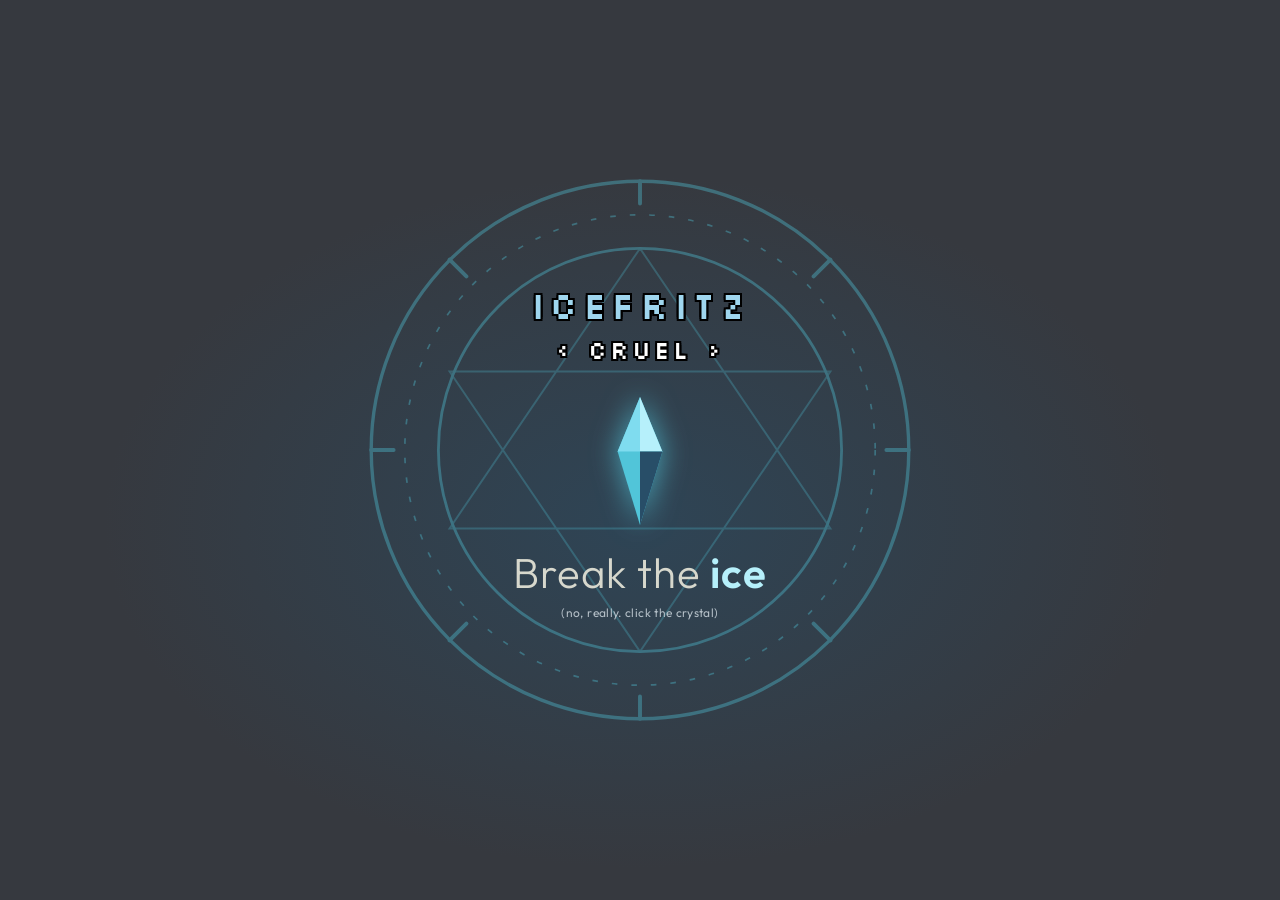
<file: index.html>
<!doctype html>
<html lang="en">
<head>
<meta charset="utf-8">
<meta name="viewport" content="width=device-width, initial-scale=1">
<meta name="color-scheme" content="dark">
<meta name="darkreader-lock">
<title>IceFritz · Cruel</title>
<meta name="description" content="IceFritz of the Cruel guild. Break the ice.">
<meta name="theme-color" content="#36393f">
<link rel="icon" href="data:image/svg+xml,%3Csvg xmlns='http://www.w3.org/2000/svg' viewBox='0 0 64 64'%3E%3Crect width='64' height='64' rx='14' fill='%2336393f'/%3E%3Cpath d='M32 6 42 30 32 58 22 30Z' fill='%2351c5d9'/%3E%3Cpath d='M32 6 42 30H22Z' fill='%23b6f0fb'/%3E%3Cpath d='M32 58 42 30H32Z' fill='%23284e68'/%3E%3C/svg%3E">
<link rel="apple-touch-icon" href="apple-touch-icon.png">
<link rel="preconnect" href="https://fonts.googleapis.com">
<link rel="preconnect" href="https://fonts.gstatic.com" crossorigin>
<link href="https://fonts.googleapis.com/css2?family=Silkscreen&family=Outfit:wght@300;600&display=swap" rel="stylesheet">
<link rel="stylesheet" href="assets/ice.css">
<link rel="stylesheet" href="assets/crystal.css">
<script src="assets/crystal.js" defer></script>
<style>
html,body{height:100%;overflow:clip}
/* svh = the visible screen on phones/tablets (excludes Safari's toolbars), so the circle centres on what you actually see */
body{height:100svh;display:grid;place-items:center;padding:24px 16px;overflow:hidden}
/* lift the circle so the crystal sits at the optical centre, a little above the middle */
main{translate:0 0}
@media (orientation:portrait){main{translate:0 -11svh}}
/* touch tablets held sideways (iPad landscape): lift a little; desktops stay centred */
@media (orientation:landscape) and (pointer:coarse) and (min-width:900px){main{translate:0 -7svh}}
main{position:relative;max-width:100%;text-align:center;width:min(100%,560px,100svh - 48px);aspect-ratio:1;display:grid;place-content:center;justify-items:center}
/* on phones the circle grows past the text block (up to 120% of the screen width) so the text stays inside the inner ring */
.rune{position:absolute;left:50%;top:50%;width:max(100%,min(560px,120vw));height:auto;aspect-ratio:1;translate:-50% -50%}
.name{font-size:clamp(20px,6vw,38px);position:relative}
.tag{font-size:clamp(17px,5.1vw,25px);margin-top:4px;position:relative}
.crystal-nav{margin:26px 0 18px}
@media (min-width:700px){.crystal-nav .crystal{width:64px}}
.tagline{position:relative;display:grid;justify-items:center;width:max-content;min-width:min(78vw,300px);transition:opacity .25s ease,transform .3s ease}
.menu-open main .tagline{opacity:0;transform:translateY(10px)}
.rune{transition:opacity .3s ease}
.menu-open main .rune{opacity:.12}
h1{margin:0;font-size:inherit;font-weight:inherit;line-height:inherit}
.slogan{position:relative;font-weight:300;font-size:clamp(22px,6.4vw,42px);white-space:nowrap;line-height:1.15;letter-spacing:.02em;color:var(--frost)}
.slogan b{font-weight:600;color:var(--ice-hi)}
/* hint: one line, never wider than the tagline (width:0 + min-width:100% keeps it from widening the box) */
.hint{width:0;min-width:100%;margin-top:8px;font-size:12px;font-weight:400;letter-spacing:.03em;color:#b3bec6;white-space:nowrap;overflow:hidden;text-overflow:clip;text-align:center}
@media (prefers-reduced-motion:reduce){.tagline{transition:none}.rune{transition:none}}
.sr-only{position:absolute;width:1px;height:1px;overflow:hidden;clip:rect(0 0 0 0);white-space:nowrap}

</style>
</head>
<body>
<main>
  <svg class="rune" viewBox="0 0 200 200" aria-hidden="true" fill="none" stroke="currentColor">
    <circle cx="100" cy="100" r="96" stroke-width="1.2"/>
    <circle cx="100" cy="100" r="84" stroke-width=".6" stroke-dasharray="2 5"/>
    <circle cx="100" cy="100" r="72" stroke-width="1"/>
    <path d="M100 28 168 128H32Z M100 172 32 72H168Z" stroke-width=".7" opacity=".7"/>
    <g stroke-width="1.4" stroke-linecap="round">
      <path d="M100 4v8M100 188v8M4 100h8M188 100h8M32 32l6 6M162 162l6 6M32 168l6-6M162 38l6-6"/>
    </g>
  </svg>
  <h1><a class="plate name" href="https://x.com/IceFritz_AE" target="_blank" rel="noopener" title="IceFritz on X">IceFritz<span class="sr-only"> (opens in new tab)</span></a></h1>
  <a class="plate tag" href="https://discord.gg/aqwcruel" target="_blank" rel="noopener" title="Cruel guild Discord">&lsaquo; Cruel &rsaquo;<span class="sr-only"> (opens in new tab)</span></a>
  <div class="crystal-nav" data-crystal-nav></div>
  <div class="tagline">
    <p class="slogan">Break the <b>ice</b></p>
    <p class="hint">(no, really. click the crystal)</p>
  </div>
</main>

</body>
</html>
</file>
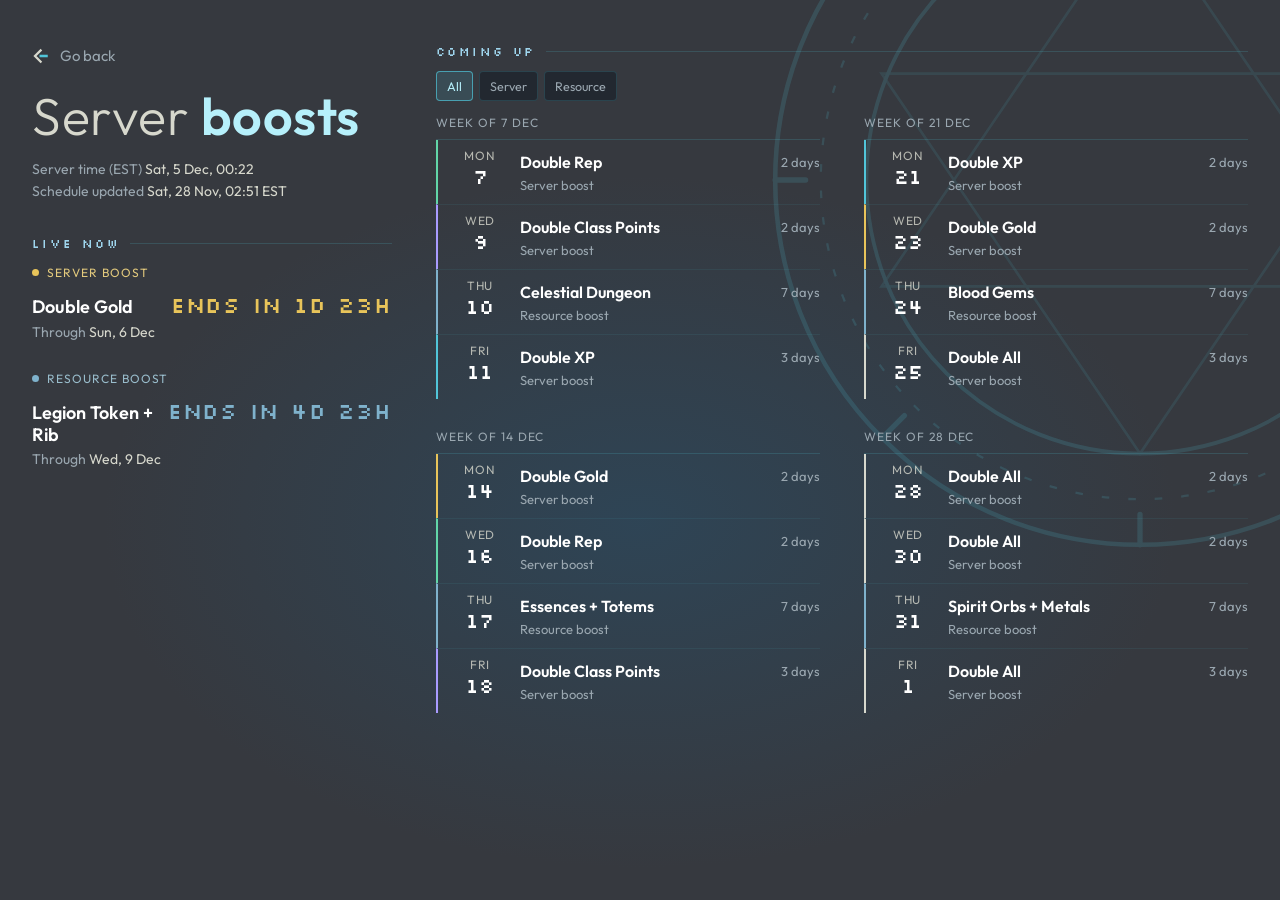
<file: boosts/index.html>
<!doctype html>
<html lang="en">
<head>
<meta charset="utf-8">
<meta name="viewport" content="width=device-width, initial-scale=1">
<meta name="color-scheme" content="dark">
<meta name="darkreader-lock">
<title>Boosts · IceFritz</title>
<meta name="description" content="Ongoing and upcoming AQW server and resource boosts.">
<meta name="theme-color" content="#36393f">
<link rel="icon" href="data:image/svg+xml,%3Csvg xmlns='http://www.w3.org/2000/svg' viewBox='0 0 64 64'%3E%3Crect width='64' height='64' rx='14' fill='%2336393f'/%3E%3Cpath d='M32 6 42 30 32 58 22 30Z' fill='%2351c5d9'/%3E%3Cpath d='M32 6 42 30H22Z' fill='%23b6f0fb'/%3E%3Cpath d='M32 58 42 30H32Z' fill='%23284e68'/%3E%3C/svg%3E">
<link rel="apple-touch-icon" href="../apple-touch-icon.png">
<link rel="preconnect" href="https://fonts.googleapis.com">
<link rel="preconnect" href="https://fonts.gstatic.com" crossorigin>
<link href="https://fonts.googleapis.com/css2?family=Silkscreen&family=Outfit:wght@300;400;600&display=swap" rel="stylesheet">
<link rel="stylesheet" href="../assets/ice.css">
<style>
:root{
  --k-xp:#51c5d9; --k-class:#a99bff; --k-rep:#62d6a8; --k-gold:#e8c45a; --k-all:#d7d8cd; --k-resource:#7fb2cc;
}

.sub time,.sub b{color:var(--frost);font-weight:400}
#clock{white-space:nowrap}

section{margin-bottom:38px}

.now{display:grid;grid-template-columns:repeat(auto-fit,minmax(min(100%,300px),1fr));gap:30px 36px}
.card{position:relative}
.card .group{font-size:12px;letter-spacing:.08em;text-transform:uppercase;color:var(--muted);display:flex;align-items:center;gap:8px}
.card.live .group{color:color-mix(in srgb,var(--k) 70%,var(--frost))}
.dot{width:7px;height:7px;border-radius:50%;background:var(--k)}
.card .row{display:flex;align-items:center;gap:14px;margin-top:14px}
.card .title{font-size:22px;font-weight:600;line-height:1.15;color:#fff}
.card .when{margin-top:4px;color:var(--muted);font-size:14px}
.card .live-row{display:flex;justify-content:space-between;align-items:baseline;gap:12px;margin-top:10px}
.card .live-row .title{font-size:18px;font-weight:600;line-height:1.2;color:#fff}
.card .live-row .left{margin:0;font-family:"Silkscreen",monospace;font-size:22px;letter-spacing:.04em;font-variant-numeric:tabular-nums;white-space:nowrap;color:var(--k)}
.card .when b{color:var(--frost);font-weight:400}
.card .left{margin-top:14px;font-family:"Silkscreen",monospace;font-size:13px;letter-spacing:.08em;color:var(--k)}
.card.idle .title{color:var(--frost);font-weight:400;font-size:18px}
.card.idle .title b{color:#fff;font-weight:600}
.card.idle .row{opacity:.85}

.badge{flex:none;display:grid;place-items:center;width:46px;height:46px;border-radius:12px;background:color-mix(in srgb,var(--k) 16%,var(--abyss));border:1px solid color-mix(in srgb,var(--k) 55%,transparent);color:var(--k);font-family:"Silkscreen",monospace;font-size:12px;letter-spacing:.04em}
.badge svg{width:18px;height:auto}
.badge.sm{width:36px;height:36px;border-radius:10px;font-size:10px}
.badge.sm svg{width:14px}
.badge img{width:30px;height:auto}
.badge.sm img{width:24px}

.filters{display:flex;gap:6px;margin:-2px 0 14px;flex-wrap:wrap}
.filters button{font:inherit;font-size:12.5px;color:var(--muted);background:rgba(13,21,32,.45);border:1px solid var(--edge);border-radius:4px;padding:6px 10px;cursor:pointer;transition:color .15s,border-color .15s,background .15s}
.filters button:hover{color:var(--frost)}
.filters button[aria-pressed="true"]{color:var(--ice-hi);background:color-mix(in srgb,var(--ice) 14%,transparent);border-color:color-mix(in srgb,var(--ice) 70%,transparent)}
.showall{font:inherit;font-size:12.5px;color:var(--frost);background:rgba(13,21,32,.45);border:1px solid var(--edge);border-radius:4px;padding:6px 10px;margin-left:6px;cursor:pointer}
.showall:hover{border-color:color-mix(in srgb,var(--ice) 60%,transparent)}
.showall:focus-visible{outline:1px dashed var(--ice);outline-offset:2px}
.filters button:focus-visible{outline:1px dashed var(--ice);outline-offset:2px}

.list{list-style:none;padding:0;margin:0;display:grid;gap:30px 44px;align-items:start}
.wk-items{list-style:none;padding:0;margin:0}
.wk-items .item:first-child{border-top:0}
.week{margin:0;font-weight:400;padding:0 0 9px;font-size:12px;letter-spacing:.08em;text-transform:uppercase;color:var(--muted);border-bottom:1px solid var(--edge)}
.item{display:grid;grid-template-columns:52px 1fr auto;align-items:start;gap:14px;padding:10px 0 10px 16px;border-left:2px solid var(--k);border-top:1px solid rgba(81,197,217,.08)}
.date{text-align:center;line-height:1}
.date .dow{display:block;font-size:12px;letter-spacing:.06em;text-transform:uppercase;color:var(--frost);opacity:.8}
.date .day{display:block;margin-top:4px;font-family:"Silkscreen",monospace;font-size:20px;color:#fff}
.item .what{min-width:0}
.item .what b{display:block;font-weight:600;color:#fff;overflow-wrap:anywhere;line-height:24px}
.item .what span{font-size:13px;color:var(--muted)}
.item .len{font-size:13px;line-height:24px;color:var(--muted);white-space:nowrap}
.empty{padding:12px 0;color:var(--muted)}

.err{color:#f0a3a3}

@media (min-width:1100px){
  /* Desktop: the sidebar grid is shared in assets/ice.css */
  .side .now{grid-template-columns:1fr}
  .list{display:block;columns:2;column-gap:44px}
  .wk{break-inside:avoid;margin-bottom:30px}
}
@media (max-width:520px){
  .item{grid-template-columns:44px 1fr auto;gap:12px;padding-left:14px}
  .item .len{grid-column:auto;margin-top:0}
}
/* Narrow screens: Live now stays above the list in page order */
@media (max-width:1099px){
  .wrap{display:flex;flex-direction:column}
  .side{display:contents}
  .main{order:1}
}
</style>
</head>
<body class="page">
<svg class="rune bg-rune" viewBox="0 0 200 200" aria-hidden="true" fill="none" stroke="currentColor">
  <circle cx="100" cy="100" r="96" stroke-width="1.2"/>
  <circle cx="100" cy="100" r="84" stroke-width=".6" stroke-dasharray="2 5"/>
  <circle cx="100" cy="100" r="72" stroke-width="1"/>
  <path d="M100 28 168 128H32Z M100 172 32 72H168Z" stroke-width=".7" opacity=".7"/>
  <path stroke-width="1.4" stroke-linecap="round" d="M100 4v8M100 188v8M4 100h8M188 100h8M32 32l6 6M162 162l6 6M32 168l6-6M162 38l6-6"/>
</svg>

<div class="wrap">
  <aside class="side">
  <header>
    <a class="back" href="/"><svg viewBox="0 0 24 24" aria-hidden="true"><path class="chev" d="M11.5 4.5 4 12l7.5 7.5" fill="none" stroke-width="3" stroke-linecap="square"/><rect class="dash" x="10" y="10.3" width="11" height="3.4"/></svg>Go back</a>
    <h1>Server <span class="glow">boosts</span></h1>
    <p class="sub" id="sub">Loading the boost calendar&hellip;</p>
  </header>

  <section aria-labelledby="now-h">
    <h2 id="now-h">Live now</h2>
    <div class="now" id="now"></div>
  </section>
  </aside>

  <main class="main">
  <section aria-labelledby="next-h">
    <h2 id="next-h">Coming up</h2>
    <div class="filters" role="group" aria-label="Show">
      <button type="button" data-f="all" aria-pressed="true">All</button>
      <button type="button" data-f="core" aria-pressed="false">Server</button>
      <button type="button" data-f="resource" aria-pressed="false">Resource</button>
    </div>
    <ol class="list" id="list"></ol>
  </section>
  </main>

</div>

<script>
(function () {
  var DAY = 864e5;
  var KINDS = {
    xp:       { label: "Double XP",           glyph: "XP"  },
    "class":  { label: "Double Class Points", glyph: "CP"  },
    rep:      { label: "Double Rep",          glyph: "REP" },
    gold:     { label: "Double Gold",         glyph: "G"   },
    all:      { label: "Double All",          glyph: "ALL" },
    resource: { label: null,                  glyph: null  }
  };
  var ITEM = '<img src="../assets/aqw-item.png" alt="" width="64" height="59">';
  var filter = "all", data = null;

  function d(s) { var p = s.split("-"); return new Date(+p[0], p[1] - 1, +p[2]); }
  // Everything runs on AQW server time (US Eastern), whatever the visitor's own time zone is.
  var TZ = "America/New_York";
  var SERVER = new Intl.DateTimeFormat("en-US", { timeZone: TZ, year: "numeric", month: "numeric", day: "numeric", hour: "numeric", minute: "numeric", second: "numeric", hourCycle: "h23" });
  function server(at) {
    var o = {};
    SERVER.formatToParts(at || new Date()).forEach(function (p) { o[p.type] = +p.value; });
    return o;
  }
  function today() { var n = server(); return new Date(n.year, n.month - 1, n.day); }
  function msToServerMidnight(endDate, t) {
    var n = server();
    return days(t, endDate) * DAY - ((n.hour * 60 + n.minute) * 60 + n.second) * 1000;
  }
  function pad(n) { return (n < 10 ? "0" : "") + n; }
  function tzAbbr(at) {
    var parts = new Intl.DateTimeFormat("en-US", { timeZone: TZ, timeZoneName: "short" }).formatToParts(at || new Date());
    return parts.filter(function (p) { return p.type === "timeZoneName"; })[0].value;
  }
  function serverClock(at) {
    var n = server(at), dt = new Date(n.year, n.month - 1, n.day);
    return fmt(dt) + ", " + pad(n.hour) + ":" + pad(n.minute);
  }
  function fmt(dt, o) { return dt.toLocaleDateString("en-GB", o || { weekday: "short", day: "numeric", month: "short" }); }
  function days(a, b) { return Math.round((b - a) / DAY); }
  function esc(s) { return String(s).replace(/[&<>"]/g, function (c) { return { "&": "&amp;", "<": "&lt;", ">": "&gt;", '"': "&quot;" }[c]; }); }
  function title(b) { return KINDS[b.kind].label || b.name.replace(/\s*Boost$/i, ""); }
  function badge(b, sm) {
    var g = KINDS[b.kind].glyph;
    return '<span class="badge' + (sm ? " sm" : "") + '" style="--k:var(--k-' + b.kind + ')">' + (g || ITEM) + "</span>";
  }
  function inWords(n) { return n <= 0 ? "today" : n === 1 ? "tomorrow" : "in " + n + " days"; }
  function endsWords(end, t) {
    var ms = msToServerMidnight(end, t);
    if (ms <= 0) return "Ending now";
    var h = Math.floor(ms / 36e5), m = Math.floor(ms % 36e5 / 6e4);
    if (h < 24) return "Ends in " + h + "h " + pad(m) + "m";
    return "Ends in " + Math.floor(h / 24) + "d " + (h % 24) + "h";
  }

  function card(group, label, t) {
    var mine = data.filter(function (b) { return b.group === group; });
    var live = mine.filter(function (b) { return d(b.start) <= t && t < d(b.end); }).pop();
    var next = mine.filter(function (b) { return d(b.start) > t; })[0];
    if (live) {
      var last = new Date(d(live.end) - DAY);
      return '<article class="card live" style="--k:var(--k-' + live.kind + ')">' +
        '<div class="group"><span class="dot" aria-hidden="true"></span>' + label + "</div>" +
        '<div class="live-row"><span class="title">' + esc(title(live)) + '</span>' +
        '<span class="left">' + endsWords(d(live.end), t) + "</span></div>" +
        '<div class="when">Through <b>' + fmt(last) + "</b></div>" +
        "</article>";
    }
    return '<article class="card idle" style="--k:var(--k-' + (next ? next.kind : "resource") + ')">' +
      '<div class="group">' + label + "</div>" +
      '<div class="row">' + (next ? badge(next) : "") + "<div>" +
      '<div class="title">' + (next ? "Next: <b>" + esc(title(next)) + "</b>" : "Nothing scheduled") + "</div>" +
      (next ? '<div class="when">Starts <b>' + fmt(d(next.start)) + "</b>, " + inWords(days(t, d(next.start))) + "</div>" : "") +
      "</div></div></article>";
  }

  function weekLabel(start, t) {
    var mon = new Date(start); mon.setDate(mon.getDate() - ((mon.getDay() + 6) % 7));
    var thisMon = new Date(t); thisMon.setDate(thisMon.getDate() - ((thisMon.getDay() + 6) % 7));
    var w = days(thisMon, mon) / 7;
    if (w === 0) return "This week";
    return "Week of " + fmt(mon, { day: "numeric", month: "short" });
  }

  function render() {
    var t = today();
    var clock = document.getElementById("clock");
    if (clock) clock.textContent = serverClock();
    var tz = document.getElementById("tz");
    if (tz) tz.textContent = tzAbbr();
    document.getElementById("now").innerHTML = card("core", "Server boost", t) + card("resource", "Resource boost", t);
    var rows = data.filter(function (b) {
      return d(b.start) > t && (filter === "all" || b.group === filter);
    });
    var html = "", lastWeek = "";
    rows.forEach(function (b) {
      var s = d(b.start), e = d(b.end);
      var wk = weekLabel(s, t);
      if (wk !== lastWeek) { html += (lastWeek ? "</ol></li>" : "") + '<li class="wk"><h3 class="week">' + wk + '</h3><ol class="wk-items">'; lastWeek = wk; }
      var len = days(s, e);
      html += '<li class="item" style="--k:var(--k-' + b.kind + ')">' +
        '<span class="date"><span class="dow">' + fmt(s, { weekday: "short" }) + '</span><span class="day">' + s.getDate() + "</span></span>" +
        '<span class="what"><b>' + esc(title(b)) + "</b>" +
        (filter === "all" ? "<span>" + (b.group === "core" ? "Server boost" : "Resource boost") + "</span>" : "") + "</span>" +
        '<span class="len">' + len + (len === 1 ? " day" : " days") + "</span></li>";
    });
    if (html) html += "</ol></li>";
    var kindWord = filter === "core" ? "server " : filter === "resource" ? "resource " : "";
    document.getElementById("list").innerHTML = html || '<li class="wk"><p class="empty">No ' + kindWord + 'boosts scheduled. <button type="button" class="showall" data-f="all">Show all</button></p></li>';
  }

  document.getElementById("list").addEventListener("click", function (e) {
    if (e.target.closest(".showall")) document.querySelector('.filters button[data-f="all"]').click();
  });
  document.querySelectorAll(".filters button").forEach(function (btn) {
    btn.addEventListener("click", function () {
      filter = btn.dataset.f;
      document.querySelectorAll(".filters button").forEach(function (b) { b.setAttribute("aria-pressed", String(b === btn)); });
      if (data) render();
    });
  });

  fetch("boosts.json", { cache: "no-cache" })
    .then(function (r) { if (!r.ok) throw new Error(r.status); return r.json(); })
    .then(function (j) {
      data = j.boosts.slice().sort(function (a, b) { return a.start < b.start ? -1 : a.start > b.start ? 1 : 0; });
      var up = new Date(j.updated);
      document.getElementById("sub").innerHTML = "Server time (<span id='tz'></span>) <b id='clock'></b>" +
        "<br>Schedule updated <time datetime='" + j.updated + "'>" + serverClock(up) + " " + tzAbbr(up) + "</time>";
      render();
      
      // keep the clock, countdowns and server-day rollover live
      setInterval(render, 15000);
    })
    .catch(function () {
      document.getElementById("sub").innerHTML = '<span class="err">Couldn’t load the boost calendar. Try again in a moment.</span>';
    });
})();
</script>
</body>
</html>
</file>
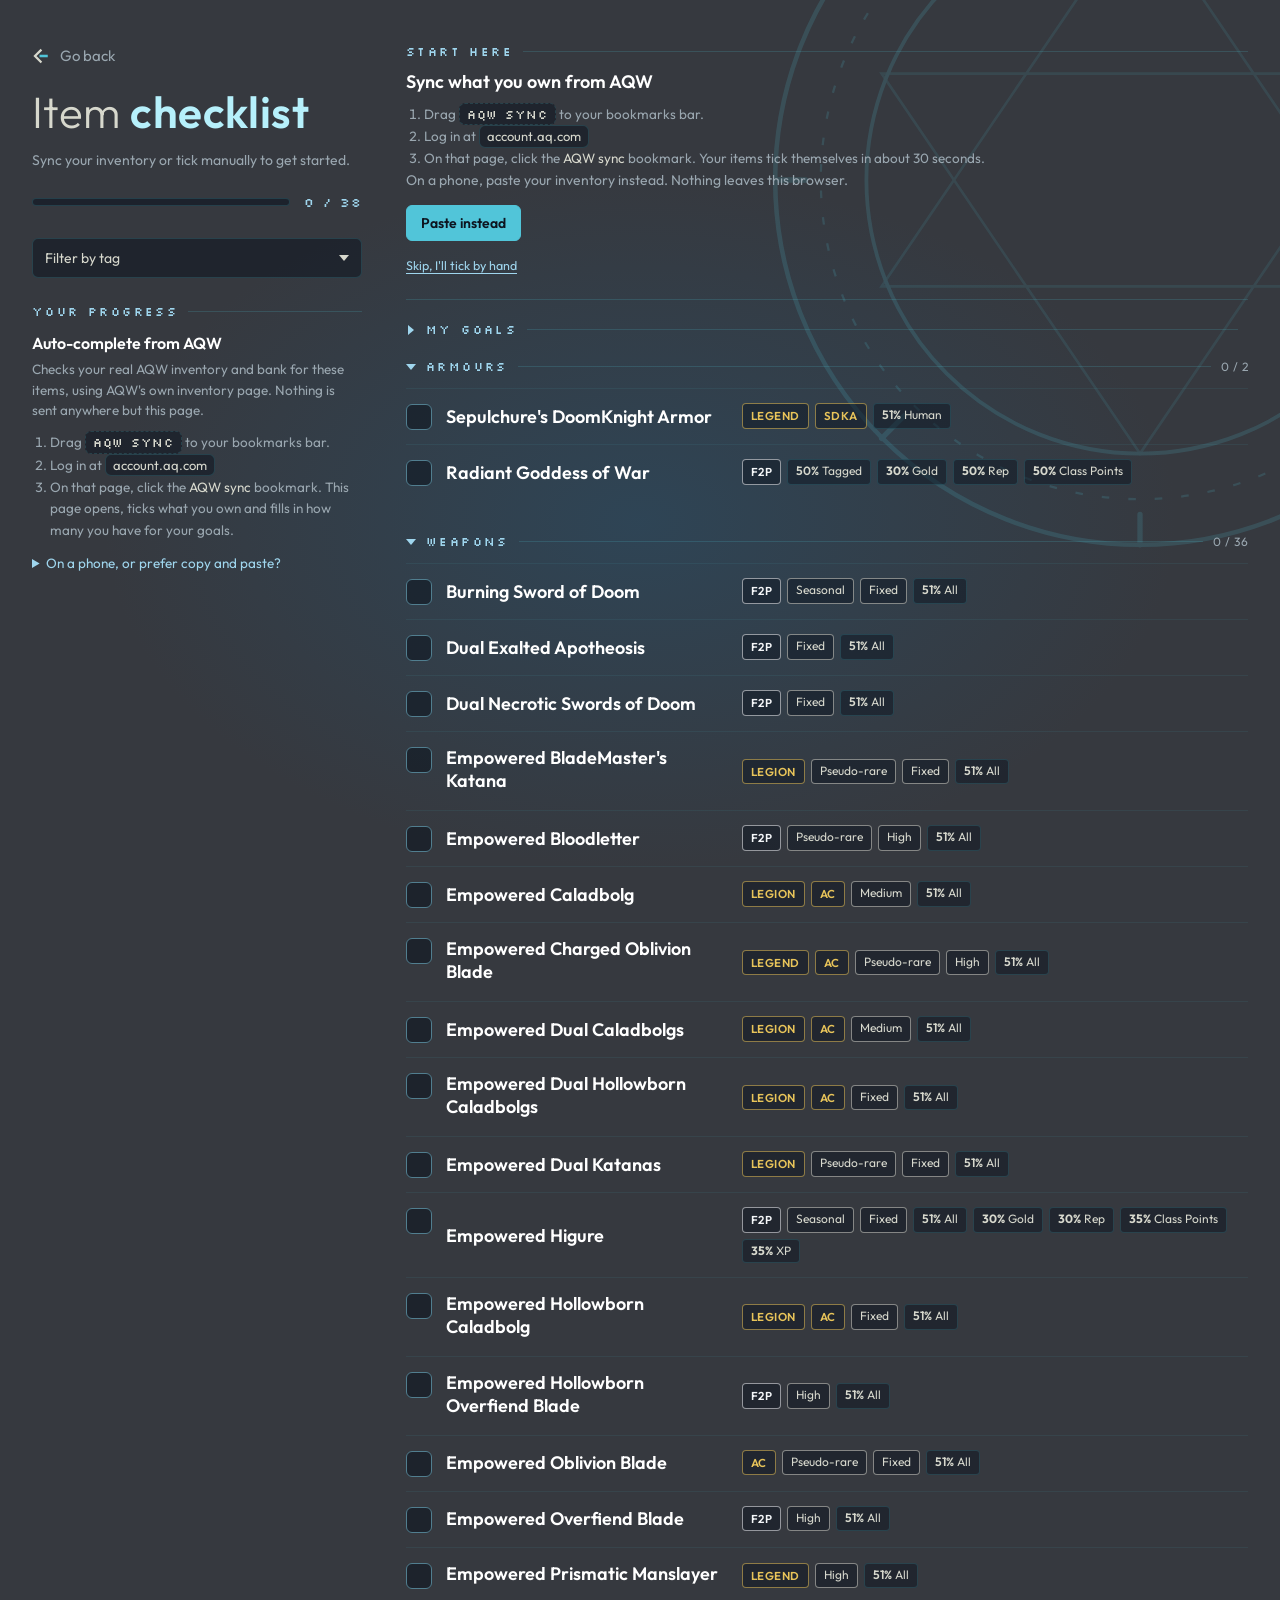
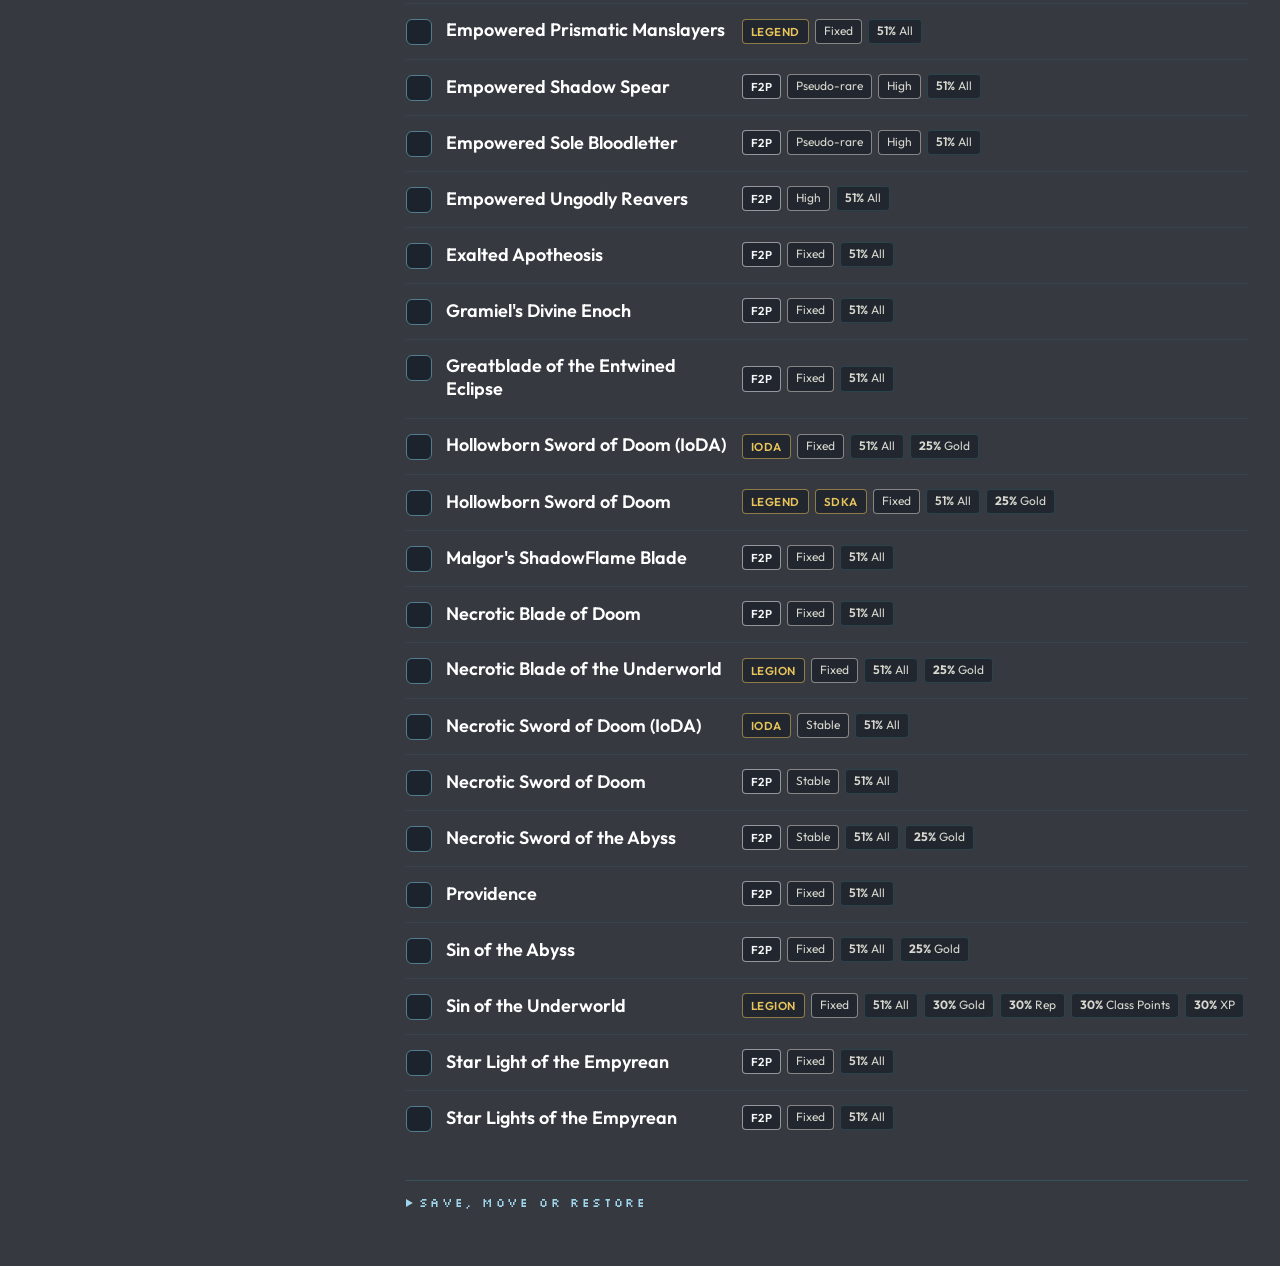
<file: checklist/index.html>
<!doctype html>
<html lang="en">
<head>
<meta charset="utf-8">
<meta name="viewport" content="width=device-width, initial-scale=1">
<meta name="color-scheme" content="dark">
<meta name="darkreader-lock">
<title>Checklist · IceFritz</title>
<meta name="description" content="Track AQW items you own, save your progress, and sync it from your AQW inventory.">
<meta name="theme-color" content="#36393f">
<link rel="icon" href="data:image/svg+xml,%3Csvg xmlns='http://www.w3.org/2000/svg' viewBox='0 0 64 64'%3E%3Crect width='64' height='64' rx='14' fill='%2336393f'/%3E%3Cpath d='M32 6 42 30 32 58 22 30Z' fill='%2351c5d9'/%3E%3Cpath d='M32 6 42 30H22Z' fill='%23b6f0fb'/%3E%3Cpath d='M32 58 42 30H32Z' fill='%23284e68'/%3E%3C/svg%3E">
<link rel="apple-touch-icon" href="../apple-touch-icon.png">
<link rel="preconnect" href="https://fonts.googleapis.com">
<link rel="preconnect" href="https://fonts.gstatic.com" crossorigin>
<link href="https://fonts.googleapis.com/css2?family=Silkscreen&family=Outfit:wght@300;400;600&display=swap" rel="stylesheet">
<link rel="stylesheet" href="../assets/ice.css">
<style>
:root{--side-w:330px;--good:#62d6a8;
  /* tag colours */
  --c-ac:#e8c45a; --c-sdka:#f06a6a; --c-seasonal:#e58ce0; --c-f2p:#f4f6f8; --c-pseudo:#9ce89c; --c-rare:#ff9a7a; --c-dmg:#ff6f6f; --c-legion:#5d7bff}
.tag.legion,.ftag.legion{--c:var(--c-legion)}
.tag.ac,.ftag.ac{--c:var(--c-ac)}.tag.sdka,.ftag.sdka{--c:var(--c-sdka)}
.tag.seasonal,.ftag.seasonal{--c:var(--c-seasonal)}.tag.f2p,.ftag.f2p{--c:var(--c-f2p)}.tag.pseudo,.ftag.pseudo{--c:var(--c-pseudo)}.tag.rare,.ftag.rare{--c:var(--c-rare)}
.tag.heromart,.tag.kickstarter,.ftag.heromart,.ftag.kickstarter{--c:var(--c-ac)}

header{margin-bottom:28px}

.progress{display:flex;align-items:center;gap:14px;margin-top:18px;width:100%}
.bar{flex:1;height:8px;border-radius:4px;background:rgba(13,21,32,.6);border:1px solid var(--edge);overflow:hidden}
.bar i{display:block;height:100%;width:0;background:var(--ice);transition:width .4s ease}
.count{font-family:"Silkscreen",monospace;font-size:13px;letter-spacing:.08em;color:var(--plate);white-space:nowrap}

.gtoggle{display:inline-flex;align-items:center;gap:10px;padding:4px 0;margin:-4px 0;background:none;border:0;font:inherit;letter-spacing:inherit;text-transform:inherit;color:inherit;cursor:pointer}
.gtoggle:hover{color:var(--ice-hi)}
.gtoggle:focus-visible{outline:1px dashed var(--ice);outline-offset:4px}
.gtoggle .chev{width:0;height:0;border:5px solid transparent;border-top:6px solid currentColor;border-bottom:0;transition:transform .2s}
.is-shut .gtoggle .chev{transform:rotate(-90deg)}
.list[hidden]{display:none!important}
.grp.is-shut h2{margin-bottom:0}
.grp.is-shut{margin-bottom:22px}
.grp.completed h2{color:var(--muted)}
.grp.completed .gtoggle:hover{color:var(--frost)}
h2 small{font-family:"Outfit",sans-serif;font-size:12px;letter-spacing:.04em;color:var(--muted);text-transform:none;order:3}
section{margin-bottom:34px}

.list{list-style:none;padding:0;margin:0}
.item{display:grid;grid-template-columns:auto 1fr;gap:14px;align-items:start;padding:14px 0;border-top:1px solid rgba(81,197,217,.08)}
.item:first-child{border-top:0;padding-top:4px}
.check{position:relative;width:26px;height:26px;margin-top:1px;cursor:pointer}
.check input{position:absolute;inset:0;margin:0;opacity:0;cursor:pointer}
.check span{position:absolute;inset:0;pointer-events:none;display:grid;place-items:center;border:1.5px solid var(--slate);border-radius:6px;background:rgba(13,21,32,.6);transition:border-color .15s,background .15s}
.check span svg{width:12px;height:auto;opacity:0;transform:scale(.4) rotate(-20deg);transition:opacity .15s,transform .25s cubic-bezier(.3,1.6,.5,1)}
.check input:checked + span{border-color:var(--ice);background:color-mix(in srgb,var(--ice) 22%,var(--abyss))}
.check input:checked + span svg{opacity:1;transform:none}
.check input:focus-visible + span{outline:1px dashed var(--ice);outline-offset:3px}
.name{display:flex;flex-wrap:wrap;align-items:baseline;gap:4px 10px}
.name a{font-size:18px;font-weight:600;color:#fff;text-decoration:none}
.name a:hover{color:var(--ice-hi);text-decoration:underline;text-underline-offset:3px}
.done .name a{color:var(--ice-hi)}
.status{font-size:12px;color:var(--good)}
.tags{display:flex;flex-wrap:wrap;gap:6px;margin-top:8px}
.tag{font-size:12px;line-height:1;padding:5px 8px;border-radius:4px;border:1px solid var(--edge);background:rgba(13,21,32,.5);color:var(--frost);white-space:nowrap}
.tag.legend{font-family:"Silkscreen",monospace;font-size:10px;letter-spacing:.06em;padding:6px 8px}
.tag.dmg b{color:var(--c-dmg);font-weight:600}
.tag.xp b{color:#7fdcef}
.tag.range,.ftag.range{--c:var(--plate)}
.tag.cp b{color:#a99bff}.tag.rep b{color:#62d6a8}.tag.gold b{color:var(--c-ac)}
.tag.sdka,.tag.ioda,.tag.ac,.tag.legion,.tag.heromart,.tag.kickstarter{font-family:"Silkscreen",monospace;font-size:10px;letter-spacing:.06em;padding:6px 8px}
.ftag.sdka,.ftag.ioda,.ftag.ac,.ftag.legion{font-family:"Silkscreen",monospace;font-size:10.5px;letter-spacing:.05em}
.tag[class*=" "]:not(.dmg):not(.gold):not(.rep):not(.cp):not(.xp){color:var(--c,var(--frost));border-color:color-mix(in srgb,var(--c,var(--edge)) 55%,transparent)}
.ftag:not(.is-inc):not(.is-exc){color:color-mix(in srgb,var(--c,var(--muted)) 85%,var(--muted))}
.ftag.dmg:not(.is-inc):not(.is-exc){color:var(--muted)}
.tag.is-inc{border-color:var(--ice)}
.filterbar{margin-bottom:26px}
.ftags{display:grid;gap:8px}
.frow{display:grid;grid-template-columns:118px 1fr;gap:10px;align-items:start}
.flabel{padding-top:7px;font-size:11.5px;letter-spacing:.06em;text-transform:uppercase;color:var(--muted)}
.fchips{display:flex;flex-wrap:wrap;gap:6px}
@media (max-width:560px){.frow{grid-template-columns:1fr;gap:6px}.flabel{padding-top:0}.flabel:empty{display:none}}
.tag.f2p{font-family:"Silkscreen",monospace;font-size:10px;letter-spacing:.06em;padding:6px 8px}
.ftag.f2p{font-family:"Silkscreen",monospace;font-size:10.5px;letter-spacing:.05em}
.ftag{display:inline-flex;align-items:center;gap:0;font:inherit;font-size:12.5px;line-height:1;padding:6px 10px;border-radius:4px;border:1px solid var(--edge);background:rgba(13,21,32,.45);color:var(--muted);cursor:pointer;transition:color .15s,border-color .15s,background .15s,opacity .15s}
.ftag:hover{color:var(--frost);border-color:color-mix(in srgb,var(--ice) 60%,transparent)}
.ftag:focus-visible{outline:1px dashed var(--ice);outline-offset:2px}
.ftag i{font-style:normal;font-family:"Silkscreen",monospace;font-size:11px;width:0;margin-right:0;overflow:hidden;transition:width .15s,margin .15s}
.ftag.legend{font-family:"Silkscreen",monospace;font-size:10.5px;letter-spacing:.05em}
.ftag.is-inc{color:var(--ice-hi);background:color-mix(in srgb,var(--ice) 14%,transparent);border-color:color-mix(in srgb,var(--ice) 70%,transparent)}
.ftag.is-inc i,.ftag.is-exc i{width:9px;margin-right:5px}
.ftag.is-exc{color:#f0a3a3;border-color:rgba(240,163,163,.55);background:rgba(240,163,163,.08);text-decoration:line-through;text-decoration-thickness:1px}
.fclear{font:inherit;font-size:12.5px;padding:6px 10px;border:0;background:none;color:var(--plate);cursor:pointer;text-decoration:underline;text-underline-offset:3px}
.fstate{margin-top:10px;font-size:12.5px;color:var(--muted)}
.empty{padding:4px 0 0;color:var(--muted);font-size:14px;line-height:1.55;max-width:62ch}

@media (min-width:1100px){
  /* Desktop: the sidebar grid is shared in assets/ice.css (sidebar width via --side-w) */
  .side2{margin-top:8px}
  h1{font-size:44px}
  .frow{grid-template-columns:1fr;gap:6px}.flabel{padding-top:0}.flabel:empty{display:none}
  .list{display:grid;grid-template-columns:repeat(auto-fill,minmax(290px,1fr));column-gap:40px}
  .item,.item:first-child{padding:14px 0;border-top:1px solid rgba(81,197,217,.08)}
  .empty{grid-column:1/-1}
}
.tools{display:grid;gap:22px}
.card+.card{padding-top:20px;border-top:1px solid rgba(81,197,217,.08)}
.card h3{font-size:16px;font-weight:600;color:#fff;margin-bottom:6px}
.card p{font-size:13.5px;line-height:1.55;color:var(--muted)}
.card p b{color:var(--frost);font-weight:400}
.row{display:flex;flex-wrap:wrap;gap:8px;margin-top:12px}
.btn{display:inline-flex;align-items:center;gap:8px;font:inherit;font-size:14px;color:var(--frost);background:rgba(13,21,32,.55);border:1px solid var(--edge);border-radius:6px;padding:8px 14px;cursor:pointer;text-decoration:none;transition:border-color .15s,color .15s,background .15s}
.btn:hover,.btn:focus-visible{border-color:var(--ice);color:#fff;outline:none}
.btn.primary{background:var(--ice);border-color:var(--ice);color:var(--abyss);font-weight:600}
.btn.primary:hover,.btn.primary:focus-visible{background:var(--ice-hi);border-color:var(--ice-hi);color:var(--abyss)}
.bm{cursor:grab;border-style:dashed}
.bm b{font-family:"Silkscreen",monospace;font-weight:400;font-size:12px;letter-spacing:.06em;color:var(--plate)}
ol.steps{margin:10px 0 0 18px;padding:0;font-size:13.5px;line-height:1.6;color:var(--muted)}
ol.steps b{color:var(--frost);font-weight:400}
textarea{width:100%;min-height:84px;margin-top:12px;resize:vertical;font:12.5px/1.5 ui-monospace,SFMono-Regular,Menlo,monospace;color:var(--frost);background:rgba(13,21,32,.6);border:1px solid var(--edge);border-radius:6px;padding:10px}
textarea:focus{outline:none;border-color:var(--ice)}
details{margin-top:12px}
summary{cursor:pointer;font-size:13.5px;color:var(--plate)}
.small{font-size:12.5px;color:var(--muted);margin-top:10px;line-height:1.5}
.small a{color:var(--plate)}

.toast{position:fixed;left:50%;bottom:22px;translate:-50% 20px;z-index:50;max-width:calc(100% - 32px);padding:11px 16px;border-radius:6px;background:var(--navy);border:1px solid var(--ice);box-shadow:0 10px 30px -10px #000;font-size:14px;color:#fff;opacity:0;pointer-events:none;transition:opacity .25s,translate .25s}
.toast.show{opacity:1;translate:-50% 0}
.toast.err{border-color:#f0a3a3}
.note{color:var(--muted);font-size:13px;line-height:1.55;max-width:62ch;margin-top:8px}

/* My goals: your own farming goals, added on this page */
.goalwrap[hidden]{display:none!important}
.goalform{display:grid;grid-template-columns:minmax(0,1fr) 130px auto;gap:8px;margin-bottom:14px}
.goalform input{min-width:0;font:inherit;font-size:14px;color:var(--frost);background:rgba(13,21,32,.6);border:1px solid var(--edge);border-radius:6px;padding:9px 12px}
.goalform input::placeholder{color:var(--muted)}
.goalform input:focus{outline:none;border-color:var(--ice)}
.goalform .gf-note{grid-column:1/-1}
.goalform .gf-cancel{grid-column:1/-1;justify-self:start;font:inherit;font-size:12.5px;padding:0;border:0;background:none;color:var(--plate);cursor:pointer;text-decoration:underline;text-underline-offset:3px}
@media (max-width:560px){.goalform{grid-template-columns:1fr 1fr}.goalform .gf-name{grid-column:1/-1}}
.goal .name{justify-content:space-between}
.goal .gname{display:flex;flex-wrap:wrap;align-items:baseline;gap:4px 10px;min-width:0}
.gact{display:flex;gap:2px;margin-left:auto}
.gact button{font:inherit;font-size:12px;padding:3px 6px;border:0;border-radius:6px;background:none;color:var(--muted);cursor:pointer}
.gact button:hover,.gact button:focus-visible{color:var(--frost);background:rgba(81,197,217,.1);outline:none}
.gact .gdel:hover{color:#f0a3a3;background:rgba(240,163,163,.08)}
.gtext{margin-top:6px;font-size:13.5px;line-height:1.5;color:var(--muted);overflow-wrap:anywhere}
.amt{display:flex;align-items:center;gap:8px;margin-top:10px}
.amt button{width:28px;height:28px;flex:none;display:grid;place-items:center;font:inherit;font-size:16px;line-height:1;color:var(--frost);background:rgba(13,21,32,.55);border:1px solid var(--edge);border-radius:6px;cursor:pointer}
.amt button:hover,.amt button:focus-visible{border-color:var(--ice);outline:none}
.amt input{width:78px;font:inherit;font-size:14px;text-align:right;color:#fff;background:rgba(13,21,32,.6);border:1px solid var(--edge);border-radius:6px;padding:4px 8px;-moz-appearance:textfield}
.amt input::-webkit-inner-spin-button,.amt input::-webkit-outer-spin-button{-webkit-appearance:none;margin:0}
.amt input:focus{outline:none;border-color:var(--ice)}
.amt .of{font-family:"Silkscreen",monospace;font-size:12px;letter-spacing:.06em;color:var(--plate);white-space:nowrap}
.amt .mbar{flex:1;min-width:40px;height:6px;border-radius:4px;background:rgba(13,21,32,.6);border:1px solid var(--edge);overflow:hidden}
.amt .mbar i{display:block;height:100%;background:var(--ice);transition:width .3s ease}
@media (min-width:1100px){.goalform{grid-template-columns:minmax(0,1fr) 130px auto}}
@media (prefers-reduced-motion:reduce){.bar i,.check span svg,.toast{transition:none}}
/* Filter by tag: a toggle on every width, closed by default (1.1) */
.filterbar h2{display:none}
.ftoggle{display:flex;align-items:center;justify-content:space-between;width:100%;font:inherit;font-size:14px;color:var(--frost);background:rgba(13,21,32,.55);border:1px solid var(--edge);border-radius:6px;padding:10px 12px;cursor:pointer;text-align:left}
.ftoggle:focus-visible{outline:1px dashed var(--ice);outline-offset:2px}
.ftoggle::after{content:"";flex:none;width:0;height:0;border:5px solid transparent;border-top:6px solid currentColor;border-bottom:0;transition:transform .2s}
.ftoggle[aria-expanded="true"]::after{transform:rotate(180deg)}
.filterbar:not(.open) #filters,.filterbar:not(.open) #fstate{display:none}
/* Narrow screens: Your progress and its note sit below the list (2) */
@media (max-width:1099px){
  .wrap{display:flex;flex-direction:column}
  .side{display:contents}
  .filterbar{order:1}
  .main{order:2}
  section[aria-labelledby="sync-h"]{order:3}
  .note{order:4}
}
/* Paywall tags share one warm hue; every other tag is neutral (3.1) */
.tag.legend,.ftag.legend,.tag.ac,.ftag.ac,.tag.ioda,.ftag.ioda,.tag.sdka,.ftag.sdka,.tag.legion,.ftag.legion,.tag.heromart,.ftag.heromart,.tag.kickstarter,.ftag.kickstarter{--c:var(--c-ac)}
.tag.seasonal,.ftag.seasonal,.tag.pseudo,.ftag.pseudo,.tag.rare,.ftag.rare,.tag.range,.ftag.range{--c:var(--frost)}
.tag.dmg b,.tag.xp b,.tag.cp b,.tag.rep b,.tag.gold b{color:var(--frost)}
/* Desktop: one column, name on the left in a fixed column, tags flowing right (4.1) */
@media (min-width:1100px){
  .wrap{grid-template-areas:"side main";grid-template-rows:auto}
  .list{display:grid;grid-template-columns:1fr;column-gap:0}
  .item:not(.goal)>div{display:grid;grid-template-columns:280px minmax(0,1fr);align-items:center;column-gap:16px}
  .item:not(.goal) .tags{margin-top:0}
}
/* ui-refine-checklist-2: step links in the text line; paywall tags in sans caps; phone filter rows scroll; save card collapsed */
.step-btn{display:inline-block;padding:1px 7px;line-height:1.4;font-size:13px;vertical-align:baseline}
.tag.legend,.tag.ac,.tag.ioda,.tag.sdka,.tag.legion,.tag.heromart,.tag.kickstarter,.tag.f2p,.ftag.legend,.ftag.ac,.ftag.ioda,.ftag.sdka,.ftag.legion,.ftag.heromart,.ftag.kickstarter,.ftag.f2p{font-family:"Outfit",sans-serif;font-weight:600;font-size:11.5px;letter-spacing:.04em;text-transform:uppercase}
@media (max-width:560px){
  .fchips{flex-wrap:nowrap;overflow-x:auto;padding-bottom:4px}
  .ftag{flex:none}
}
.save-tools{margin:28px 0 0;border-top:1px solid var(--edge);padding-top:14px}
.save-tools>summary{font-family:"Silkscreen",monospace;font-size:12px;letter-spacing:.2em;text-transform:uppercase;color:var(--plate);cursor:pointer}
.save-tools[open]>summary{margin-bottom:12px}
.firstrun{margin:0 0 22px;padding:0 0 20px;border-bottom:1px solid var(--edge)}
.firstrun[hidden]{display:none}
.firstrun h2{margin:0 0 12px}
.fr-title{font-size:18px;font-weight:600;color:#fff;line-height:1.2;margin:0 0 6px}
.fr-body{font-size:14px;line-height:1.55;color:var(--muted);max-width:60ch;margin:0 0 14px}
.firstrun .row{margin-top:0}
.firstrun .fclear{margin-top:10px;padding-left:0}
.fr-steps{margin:0 0 14px}
</style>
</head>
<body class="page">
<svg class="rune bg-rune" viewBox="0 0 200 200" aria-hidden="true" fill="none" stroke="currentColor">
  <circle cx="100" cy="100" r="96" stroke-width="1.2"/>
  <circle cx="100" cy="100" r="84" stroke-width=".6" stroke-dasharray="2 5"/>
  <circle cx="100" cy="100" r="72" stroke-width="1"/>
  <path d="M100 28 168 128H32Z M100 172 32 72H168Z" stroke-width=".7" opacity=".7"/>
  <path stroke-width="1.4" stroke-linecap="round" d="M100 4v8M100 188v8M4 100h8M188 100h8M32 32l6 6M162 162l6 6M32 168l6-6M162 38l6-6"/>
</svg>

<div class="wrap">
  <aside class="side">
  <header>
    <a class="back" href="/"><svg viewBox="0 0 24 24" aria-hidden="true"><path class="chev" d="M11.5 4.5 4 12l7.5 7.5" fill="none" stroke-width="3" stroke-linecap="square"/><rect class="dash" x="10" y="10.3" width="11" height="3.4"/></svg>Go back</a>
    <h1>Item <span class="glow">checklist</span></h1>
    <p class="sub" id="sub">Sync your inventory or tick manually to get started.</p>
    <div class="progress" aria-live="polite"><div class="bar"><i id="bar"></i></div><span class="count" id="count">0 / 0</span></div>
  </header>

  <section class="filterbar" aria-labelledby="f-h">
    <h2 id="f-h">Filter by tag</h2>
    <button type="button" class="ftoggle" id="ftoggle" aria-expanded="false" aria-controls="filters">Filter by tag</button>
    <div class="ftags" id="filters" role="group" aria-label="Tag filters"></div>
    <p class="fstate" id="fstate"></p>
  </section>
  <section aria-labelledby="sync-h">
    <h2 id="sync-h">Your progress</h2>
    <div class="tools">
      <div class="card">
        <h3>Auto-complete from AQW</h3>
        <p>Checks your real AQW inventory and bank for these items, using AQW's own inventory page. Nothing is sent anywhere but this page.</p>
        <ol class="steps">
          <li>Drag <a class="btn step-btn bm" id="bookmarklet" href="#" title="Drag me to your bookmarks bar"><b>AQW sync</b></a> to your bookmarks bar.</li>
          <li>Log in at <a class="btn step-btn" href="https://account.aq.com/AQW/Inventory" target="_blank" rel="noopener">account.aq.com</a></li>
          <li>On that page, click the <b>AQW sync</b> bookmark. This page opens, ticks what you own and fills in how many you have for your goals.</li>
        </ol>
        <details>
          <summary>On a phone, or prefer copy and paste?</summary>
          <p class="small">While logged in, open <a id="invlink" href="#" target="_blank" rel="noopener">your AQW inventory data</a>, select all, copy, and paste it here. A plain list of item names (one per line) works too.</p>
          <textarea id="paste" placeholder='Paste here: {"data":[{"Name":"…"}], …} or item names, one per line' spellcheck="false"></textarea>
          <div class="row"><button class="btn primary" type="button" id="pasteGo">Check my items</button></div>
        </details>
      </div>
    </div>
  </section>

  </aside>

  <main class="main">
  <section class="firstrun" id="firstRun" aria-labelledby="fr-h" hidden>
    <h2 id="fr-h">Start here</h2>
    <p class="fr-title">Sync what you own from AQW</p>
    <ol class="steps fr-steps">
      <li>Drag <a class="btn step-btn bm" href="#" title="Drag me to your bookmarks bar"><b>AQW sync</b></a> to your bookmarks bar.</li>
      <li>Log in at <a class="btn step-btn" href="https://account.aq.com/AQW/Inventory" target="_blank" rel="noopener">account.aq.com</a></li>
      <li>On that page, click the <b>AQW sync</b> bookmark. Your items tick themselves in about 30 seconds.</li>
    </ol>
    <p class="fr-body">On a phone, paste your inventory instead. Nothing leaves this browser.</p>
    <div class="row"><button class="btn primary" type="button" id="frPaste">Paste instead</button></div>
    <button class="fclear" type="button" id="frSkip">Skip, I'll tick by hand</button>
  </section>
  <div id="lists"></div>
  <details class="save-tools">
    <summary>Save, move or restore</summary>
    <p>Progress lives in <b>this browser only</b>. Export it to keep a backup or to carry it to another device, then import it there.</p>
    <div class="row">
      <button class="btn" type="button" id="exportFile">Export file</button>
      <button class="btn" type="button" id="exportCode">Copy code</button>
      <button class="btn" type="button" id="importFileBtn">Import file</button>
      <input type="file" id="importFile" accept=".json,application/json" hidden>
    </div>
    <details>
      <summary>Import from a code</summary>
      <textarea id="code" placeholder="Paste a progress code" spellcheck="false"></textarea>
      <div class="row"><button class="btn primary" type="button" id="importCode">Import code</button><button class="btn" type="button" id="reset">Clear all ticks</button></div>
    </details>
    <p class="small" id="lastSync"></p>
  </details>
  </main>
</div>

<div class="toast" id="toast" role="status" aria-live="polite"></div>

<script>
(function () {
  "use strict";

  /* ---------- The checklist. Add items here; "match" lists the in-game names to look for. ---------- */
  var WIKI = "https://aqwwiki.wikidot.com/";
  /* Tag kinds: legend, heromart, kickstarter, ac, ioda, sdka (pay-to-win) · rare, pseudo, seasonal (availability)
     · dmg (damage) · gold, rep, cp, xp (boosts).
     Requirements live on the AQW Wiki (each name links there); the tags summarise what they cost.
     Source: AQW Wiki, "Boosted Items Sorted by Boost" (51% weapons) and each item's page. */
  var L = { kind: "legend", text: "Legend" }, SDKA = { kind: "sdka", text: "SDKA" }, AC = { kind: "ac", text: "AC" },
      IODA = { kind: "ioda", text: "IoDA" }, LEGION = { kind: "legion", text: "Legion" }, PSEUDO = { kind: "pseudo", text: "Pseudo-rare" }, SEAS = { kind: "seasonal", text: "Seasonal" },
      ALL51 = { kind: "dmg", pct: "51%", text: "All" }, GOLD25 = { kind: "gold", pct: "25%", text: "Gold" };
  var GROUPS = [
    { id: "armours", title: "Armours", items: [
      { id: "sdka", name: "Sepulchure's DoomKnight Armor", wiki: "sepulchure-s-doomknight-armor",
        match: ["Sepulchure's DoomKnight Armor"], tags: [L, SDKA, { kind: "dmg", pct: "51%", text: "Human" }] },
      { id: "rgow", name: "Radiant Goddess of War", wiki: "radiant-goddess-of-war",
        match: ["Radiant Goddess of War"],
        tags: [{ kind: "cp", pct: "50%", text: "Class Points" }, { kind: "rep", pct: "50%", text: "Rep" }, { kind: "gold", pct: "30%", text: "Gold" },
               { kind: "dmg", pct: "50%", text: "Chaos" }, { kind: "dmg", pct: "50%", text: "Dragon" }, { kind: "dmg", pct: "50%", text: "Elemental" }, { kind: "dmg", pct: "50%", text: "Human" }, { kind: "dmg", pct: "50%", text: "Undead" }] }
    ]},
    { id: "weapons", title: "Weapons", allDone: "Wow. You got them all\u2026 Whale.", items: [
      { id: "bsod", name: "Burning Sword of Doom", wiki: "burning-sword-of-doom", base: "30-30", match: ["Burning Sword of Doom"], tags: [SEAS, ALL51] },
      { id: "dexap", name: "Dual Exalted Apotheosis", wiki: "dual-exalted-apotheosis", base: "30-30", match: ["Dual Exalted Apotheosis"], tags: [ALL51] },
      { id: "dnsod", name: "Dual Necrotic Swords of Doom", wiki: "dual-necrotic-swords-of-doom", base: "30-30", match: ["Dual Necrotic Swords of Doom"], tags: [ALL51] },
      { id: "ebmk", name: "Empowered BladeMaster's Katana", wiki: "empowered-blademaster-s-katana", base: "30-30", match: ["Empowered BladeMaster's Katana"], tags: [LEGION, PSEUDO, ALL51] },
      { id: "ebl", name: "Empowered Bloodletter", wiki: "empowered-bloodletter", base: "0-60", match: ["Empowered Bloodletter"], tags: [PSEUDO, ALL51] },
      { id: "ecal", name: "Empowered Caladbolg", wiki: "empowered-caladbolg", base: "15-45", match: ["Empowered Caladbolg"], tags: [LEGION, AC, ALL51] },
      { id: "ecob", name: "Empowered Charged Oblivion Blade", wiki: "empowered-charged-oblivion-blade", base: "3-57", match: ["Empowered Charged Oblivion Blade"], tags: [L, AC, PSEUDO, ALL51] },
      { id: "edcal", name: "Empowered Dual Caladbolgs", wiki: "empowered-dual-caladbolgs", base: "15-45", match: ["Empowered Dual Caladbolgs"], tags: [LEGION, AC, ALL51] },
      { id: "edhcal", name: "Empowered Dual Hollowborn Caladbolgs", wiki: "empowered-dual-hollowborn-caladbolgs", base: "30-30", match: ["Empowered Dual Hollowborn Caladbolgs"], tags: [LEGION, AC, ALL51] },
      { id: "edk", name: "Empowered Dual Katanas", wiki: "empowered-dual-katanas", base: "30-30", match: ["Empowered Dual Katanas"], tags: [LEGION, PSEUDO, ALL51] },
      { id: "ehig", name: "Empowered Higure", wiki: "empowered-higure", base: "30-30", match: ["Empowered Higure"], tags: [SEAS, ALL51, { kind: "cp", pct: "35%", text: "Class Points" }, { kind: "xp", pct: "35%", text: "XP" }, { kind: "gold", pct: "30%", text: "Gold" }, { kind: "rep", pct: "30%", text: "Rep" }] },
      { id: "ehcal", name: "Empowered Hollowborn Caladbolg", wiki: "empowered-hollowborn-caladbolg", base: "30-30", match: ["Empowered Hollowborn Caladbolg"], tags: [LEGION, AC, ALL51] },
      { id: "ehob", name: "Empowered Hollowborn Overfiend Blade", wiki: "empowered-hollowborn-overfiend-blade", base: "0-60", match: ["Empowered Hollowborn Overfiend Blade"], tags: [ALL51] },
      { id: "eob", name: "Empowered Oblivion Blade", wiki: "empowered-oblivion-blade", base: "30-30", match: ["Empowered Oblivion Blade"], tags: [AC, PSEUDO, ALL51] },
      { id: "eofb", name: "Empowered Overfiend Blade", wiki: "empowered-overfiend-blade", base: "0-60", match: ["Empowered Overfiend Blade"], tags: [ALL51] },
      { id: "epm", name: "Empowered Prismatic Manslayer", wiki: "empowered-prismatic-manslayer", base: "6-54", match: ["Empowered Prismatic Manslayer"], tags: [L, ALL51] },
      { id: "epms", name: "Empowered Prismatic Manslayers", wiki: "empowered-prismatic-manslayers", base: "30-30", match: ["Empowered Prismatic Manslayers"], tags: [L, ALL51] },
      { id: "ess", name: "Empowered Shadow Spear", wiki: "empowered-shadow-spear", base: "0-60", match: ["Empowered Shadow Spear"], tags: [PSEUDO, ALL51] },
      { id: "esbl", name: "Empowered Sole Bloodletter", wiki: "empowered-sole-bloodletter", base: "0-60", match: ["Empowered Sole Bloodletter"], tags: [PSEUDO, ALL51] },
      { id: "eur", name: "Empowered Ungodly Reavers", wiki: "empowered-ungodly-reavers", base: "0-60", match: ["Empowered Ungodly Reavers"], tags: [ALL51] },
      { id: "exap", name: "Exalted Apotheosis", wiki: "exalted-apotheosis", base: "30-30", match: ["Exalted Apotheosis"], tags: [ALL51] },
      { id: "gde", name: "Gramiel's Divine Enoch", wiki: "gramiel-s-divine-enoch", base: "30-30", match: ["Gramiel's Divine Enoch"], tags: [ALL51] },
      { id: "gee", name: "Greatblade of the Entwined Eclipse", wiki: "greatblade-of-the-entwined-eclipse", base: "30-30", match: ["Greatblade of the Entwined Eclipse"], tags: [ALL51] },
      { id: "hbsod-ioda", name: "Hollowborn Sword of Doom (IoDA)", wiki: "hollowborn-sword-of-doom-ioda", base: "30-30", match: ["Hollowborn Sword of Doom (IoDA)"], tags: [IODA, ALL51, GOLD25] },
      { id: "hbsod", name: "Hollowborn Sword of Doom", wiki: "hollowborn-sword-of-doom-sword", base: "30-30", match: ["Hollowborn Sword of Doom"], tags: [L, SDKA, ALL51, GOLD25] },
      { id: "msfb", name: "Malgor's ShadowFlame Blade", wiki: "malgor-s-shadowflame-blade", base: "30-30", match: ["Malgor's ShadowFlame Blade"], tags: [ALL51] },
      { id: "nbod", name: "Necrotic Blade of Doom", wiki: "necrotic-blade-of-doom", base: "30-30", match: ["Necrotic Blade of Doom"], tags: [ALL51] },
      { id: "nbou", name: "Necrotic Blade of the Underworld", wiki: "necrotic-blade-of-the-underworld", base: "30-30", match: ["Necrotic Blade of the Underworld"], tags: [LEGION, ALL51, GOLD25] },
      { id: "nsod-ioda", name: "Necrotic Sword of Doom (IoDA)", wiki: "necrotic-sword-of-doom-ioda", base: "27-33", match: ["Necrotic Sword of Doom (IoDA)"], tags: [IODA, ALL51] },
      { id: "nsod", name: "Necrotic Sword of Doom", wiki: "necrotic-sword-of-doom-sword", base: "27-33", match: ["Necrotic Sword of Doom"], tags: [ALL51] },
      { id: "nsoa", name: "Necrotic Sword of the Abyss", wiki: "necrotic-sword-of-the-abyss", base: "29-31", match: ["Necrotic Sword of the Abyss"], tags: [ALL51, GOLD25] },
      { id: "prov", name: "Providence", wiki: "providence", base: "30-30", match: ["Providence"], tags: [ALL51] },
      { id: "sota", name: "Sin of the Abyss", wiki: "sin-of-the-abyss", base: "30-30", match: ["Sin of the Abyss"], tags: [ALL51, GOLD25] },
      { id: "sotu", name: "Sin of the Underworld", wiki: "sin-of-the-underworld", base: "30-30", match: ["Sin of the Underworld"], tags: [LEGION, ALL51, { kind: "cp", pct: "30%", text: "Class Points" }, { kind: "xp", pct: "30%", text: "XP" }, { kind: "gold", pct: "30%", text: "Gold" }, { kind: "rep", pct: "30%", text: "Rep" }] },
      { id: "sle", name: "Star Light of the Empyrean", wiki: "star-light-of-the-empyrean", base: "30-30", match: ["Star Light of the Empyrean"], tags: [ALL51] },
      { id: "slse", name: "Star Lights of the Empyrean", wiki: "star-lights-of-the-empyrean", base: "30-30", match: ["Star Lights of the Empyrean"], tags: [ALL51] }
    ]}
  ];

  /* ---------- Storage (per visitor, per browser) ---------- */
  var KEY = "icefritz-checklist-v1";
  var state = { progress: {}, sync: null, goals: [] };
  try { var saved = JSON.parse(localStorage.getItem(KEY) || "null"); if (saved && saved.progress) state = saved; } catch (e) {}
  if (!Array.isArray(state.goals)) state.goals = [];
  function save() { try { localStorage.setItem(KEY, JSON.stringify(state)); } catch (e) { toast("Your browser blocked saving. Export to keep your progress.", true); } }

  /* An item that does the same extra damage to every tagged monster race (Chaos, Dragon,
     Elemental, Human, Undead) shows one "X% Tagged" tag instead of five. */
  var RACES = ["Chaos", "Dragon", "Elemental", "Human", "Undead"];
  function collapseTagged(tags) {
    var byPct = {};
    tags.forEach(function (t) { if (t.kind === "dmg" && RACES.indexOf(t.text) >= 0) (byPct[t.pct] = byPct[t.pct] || []).push(t.text); });
    var full = Object.keys(byPct).filter(function (pct) { return RACES.every(function (r) { return byPct[pct].indexOf(r) >= 0; }); });
    if (!full.length) return tags;
    var out = [], placed = {};
    tags.forEach(function (t) {
      if (t.kind === "dmg" && full.indexOf(t.pct) >= 0 && RACES.indexOf(t.text) >= 0) {
        if (!placed[t.pct]) { placed[t.pct] = 1; out.push({ kind: "dmg", pct: t.pct, text: "Tagged", title: t.pct + " more damage to " + RACES.join(", ") + " monsters" }); }
      } else out.push(t);
    });
    return out;
  }

  /* Weapon range from the wiki's base damage (min-max): 30-30 Fixed, 27-33 / 29-31 Stable, 15-45 Medium, 0-60 / 3-57 / 6-54 High. */
  function rangeOf(base) {
    var m = /(\d+)\s*-\s*(\d+)/.exec(base); if (!m) return "Fixed";
    var lo = +m[1], hi = +m[2], spread = (hi - lo) / (hi + lo);
    return spread === 0 ? "Fixed" : spread <= 0.2 ? "Stable" : spread <= 0.6 ? "Medium" : "High";
  }

  var BUILTIN = [];
  var PAYWALL = ["legend", "sdka", "ac", "ioda", "legion", "heromart", "kickstarter"];
  GROUPS.forEach(function (g) { g.items.forEach(function (it) {
    it.tags = collapseTagged(it.tags);
    if (it.base) it.tags.push({ kind: "range", text: rangeOf(it.base), title: "Base damage " + it.base });
    // Free-player: nothing on the item needs Legend, SDKA, AC, IoDA, Legion Tokens, Heromart or Kickstarter.
    if (!it.tags.some(function (t) { return PAYWALL.indexOf(t.kind) >= 0; })) it.tags = [{ kind: "f2p", text: "F2P" }].concat(it.tags);
    BUILTIN.push(it);
  }); });

  /* ---------- My goals: farming goals each visitor adds for themselves (kept with their progress) ---------- */
  function slug(name) { return name.toLowerCase().replace(/['\u2019]/g, "-").replace(/[^a-z0-9]+/g, "-").replace(/^-+|-+$/g, ""); }
  function goalItems() {
    return state.goals.map(function (g) { return { id: g.id, name: g.name, wiki: slug(g.name), match: [g.name], tags: [], goal: g }; });
  }
  var ALL = BUILTIN;
  function refreshAll() { ALL = goalItems().concat(BUILTIN); }
  refreshAll();

  /* ---------- Tag filter: each tag cycles off -> include -> exclude -> off ---------- */
  var FKEY = "icefritz-checklist-filters-v1";
  var filters = {};
  try { filters = JSON.parse(localStorage.getItem(FKEY) || "{}") || {}; } catch (e) {}
  var TAGS = [], KIND = {}, TEXT = {}, PCT = {};
  ALL.forEach(function (it) { it.tags.forEach(function (t) { var l = tagLabel(t); if (!(l in KIND)) { KIND[l] = t.kind; TEXT[l] = t.text; PCT[l] = parseFloat(t.pct) || 0; TAGS.push(l); } }); });
  // Filter order: F2P, then pay-to-win (Legion > Legend > AC > IoDA > SDKA > Heromart > Kickstarter), then availability (Rare > Pseudo-rare > Seasonal), range (Fixed > Stable > Medium > High), damage (All > Tagged > types), boosts (Gold > Rep > Class > XP).
  var P2W = ["legion", "legend", "ac", "ioda", "sdka", "heromart", "kickstarter"], AVAIL = ["rare", "pseudo", "seasonal"], BOOSTS = ["gold", "rep", "cp", "xp"];
  function rank(l) {
    var k = KIND[l];
    if (k === "f2p") return [0, -1];
    if (P2W.indexOf(k) >= 0) return [0, P2W.indexOf(k)];
    if (AVAIL.indexOf(k) >= 0) return [0, 10 + AVAIL.indexOf(k)];
    if (k === "range") return [1, ["Fixed", "Stable", "Medium", "High"].indexOf(TEXT[l])];
    if (k === "dmg") return [2, TEXT[l] === "All" ? 0 : TEXT[l] === "Tagged" ? 1 : 2];
    if (BOOSTS.indexOf(k) >= 0) return [3, BOOSTS.indexOf(k)];
    return [4, 0];
  }
  TAGS.sort(function (a, b) {
    var ra = rank(a), rb = rank(b);
    return ra[0] - rb[0] || ra[1] - rb[1] || PCT[b] - PCT[a] || (TEXT[a] < TEXT[b] ? -1 : TEXT[a] > TEXT[b] ? 1 : 0);
  });
  Object.keys(filters).forEach(function (k) { if (!(k in KIND) || (filters[k] !== "inc" && filters[k] !== "exc")) delete filters[k]; });
  function visible(it) {
    if (it.goal) return true;
    var labels = it.tags.map(tagLabel), inc = [], k;
    for (k in filters) {
      if (filters[k] === "inc") inc.push(k);
      else if (filters[k] === "exc" && labels.indexOf(k) >= 0) return false;
    }
    // included tags combine as OR: an item shows if it has any of them
    return !inc.length || inc.some(function (l) { return labels.indexOf(l) >= 0; });
  }
  var ROWS = ["Access & rarity", "Range", "Damage", "Boosts", "Other"];
  function renderFilters() {
    var n = Object.keys(filters).length, rows = [[], [], [], [], []];
    TAGS.forEach(function (l) {
      var st = filters[l] || "off";
      var lab = st === "inc" ? "Only items with " : st === "exc" ? "Hiding items with " : "Filter by ";
      rows[rank(l)[0]].push('<button type="button" class="ftag ' + KIND[l] + " is-" + st + '" data-tag="' + esc(l) + '" aria-label="' + esc(lab + l) + '" title="' + (st === "off" ? "Click to show only items with this tag" : st === "inc" ? "Click to hide items with this tag" : "Click to clear") + '">' +
        '<i aria-hidden="true">' + (st === "inc" ? "+" : st === "exc" ? "\u2212" : "") + "</i>" + esc(l) + "</button>");
    });
    document.getElementById("filters").innerHTML = rows.map(function (r, i) {
      return r.length ? '<div class="frow"><span class="flabel">' + ROWS[i] + '</span><div class="fchips">' + r.join("") + "</div></div>" : "";
    }).join("") + (n ? '<div class="frow"><span class="flabel"></span><div class="fchips"><button type="button" class="fclear" id="fclear">Clear filters</button></div></div>' : "");
  }

  function esc(s) { return String(s).replace(/[&<>"]/g, function (c) { return { "&": "&amp;", "<": "&lt;", ">": "&gt;", '"': "&quot;" }[c]; }); }
  var TICK = '<svg viewBox="0 0 12 10" aria-hidden="true"><path d="M1 5.2 4.4 8.6 11 1.6" fill="none" stroke="#b6f0fb" stroke-width="2.2" stroke-linecap="square"/></svg>';

  function tagLabel(t) { return (t.pct ? t.pct + " " : "") + t.text; }
  function tagHtml(t) {
    var on = filters[tagLabel(t)];
    return '<span class="tag ' + t.kind + (on ? " is-" + on : "") + '"' + (t.title ? ' title="' + esc(t.title) + '"' : "") + ">" + (t.pct ? "<b>" + esc(t.pct) + "</b> " : "") + esc(t.text) + "</span>";
  }
  function sortedTags(tags) {
    return tags.slice().sort(function (a, b) { var la = tagLabel(a), lb = tagLabel(b); return TAGS.indexOf(la) - TAGS.indexOf(lb); });
  }
  function statusText(p) {
    if (!p || !p.done) return "";
    if (p.src === "sync") return p.where === "bank" ? "In your bank" : "In your inventory";
    return "";
  }

  /* Collapsible sections. Completed items move to "<Group> · Completed" sections below everything else,
     collapsed until opened. Open/closed state is remembered per browser. */
  var CKEY = "icefritz-checklist-collapsed-v1", collapsed = {};
  try { collapsed = JSON.parse(localStorage.getItem(CKEY) || "{}") || {}; } catch (e) {}
  function isCollapsed(id, def) { return id in collapsed ? !!collapsed[id] : def; }
  var FRKEY = "icefritz-checklist-intro-v1";
  function firstRunVisible() {
    var dismissed = false; try { dismissed = localStorage.getItem(FRKEY) === "1"; } catch (x) {}
    return !dismissed && !state.sync && !ALL.some(isDone);
  }
  function isDone(it) { return !!(state.progress[it.id] && state.progress[it.id].done); }
  function itemHtml(it) {
    var p = state.progress[it.id], done = !!(p && p.done);
    return '<li class="item' + (done ? " done" : "") + '">' +
      '<label class="check"><input type="checkbox" data-id="' + it.id + '"' + (done ? " checked" : "") + ' aria-label="I own ' + esc(it.name) + '"><span>' + TICK + "</span></label>" +
      '<div><div class="name"><a href="' + WIKI + it.wiki + '" target="_blank" rel="noopener">' + esc(it.name) + "</a>" +
      '<span class="status">' + statusText(p) + "</span></div>" +
      '<div class="tags">' + sortedTags(it.tags).map(tagHtml).join("") + "</div></div></li>";
  }
  function goalHtml(it) {
    var g = it.goal, p = state.progress[it.id], done = !!(p && p.done), t = g.target, have = Math.max(0, +g.have || 0);
    var amt = t ? '<div class="amt"><button type="button" data-act="dec" data-id="' + it.id + '" aria-label="One less">\u2212</button>' +
      '<input type="number" inputmode="numeric" min="0" step="1" value="' + have + '" data-amt="' + it.id + '" aria-label="How many ' + esc(g.name) + ' you have">' +
      '<span class="of">/ ' + t.toLocaleString("en-GB") + '</span><button type="button" data-act="inc" data-id="' + it.id + '" aria-label="One more">+</button>' +
      '<span class="mbar" aria-hidden="true"><i style="width:' + Math.min(100, have / t * 100) + '%"></i></span></div>' : "";
    return '<li class="item goal' + (done ? " done" : "") + '">' +
      '<label class="check"><input type="checkbox" data-id="' + it.id + '"' + (done ? " checked" : "") + ' aria-label="Done: ' + esc(g.name) + '"><span>' + TICK + "</span></label>" +
      '<div><div class="name"><span class="gname"><a href="' + WIKI + it.wiki + '" target="_blank" rel="noopener">' + esc(g.name) + "</a>" +
      '<span class="status">' + statusText(p) + "</span></span>" +
      '<span class="gact"><button type="button" data-act="edit" data-id="' + it.id + '">Edit</button><button type="button" class="gdel" data-act="del" data-id="' + it.id + '">Remove</button></span></div>' +
      (g.note ? '<p class="gtext">' + esc(g.note) + "</p>" : "") + amt + "</div></li>";
  }
  var editing = null;
  function goalFormHtml() {
    var g = editing && state.goals.filter(function (x) { return x.id === editing; })[0];
    return '<form class="goalform" id="goalform" autocomplete="off">' +
      '<input class="gf-name" name="name" maxlength="120" required placeholder="Item or goal, e.g. Void Aura" aria-label="Goal" value="' + (g ? esc(g.name) : "") + '">' +
      '<input name="target" type="number" inputmode="numeric" min="1" max="10000000" step="1" placeholder="Amount" aria-label="Amount to farm (optional)" title="Optional: how many you want" value="' + (g && g.target ? g.target : "") + '">' +
      '<button class="btn primary" type="submit">' + (g ? "Save goal" : "Add goal") + "</button>" +
      '<input class="gf-note" name="note" maxlength="200" placeholder="Note (optional), e.g. where to farm it" aria-label="Note (optional)" value="' + (g && g.note ? esc(g.note) : "") + '">' +
      (g ? '<button type="button" class="gf-cancel" data-act="cancel">Cancel editing</button>' : "") + "</form>";
  }
  function goalsSectionHtml(items) {
    var shut = isCollapsed("goals", items.length === 0), open = items.filter(function (it) { return !isDone(it); });
    var have = items.length - open.length;
    var body = open.map(goalHtml).join("") || (items.length ? '<li class="empty">All your goals are done. Nice.</li>' : "");
    return '<section class="grp' + (shut ? " is-shut" : "") + '">' +
      '<h2><button type="button" class="gtoggle" data-sec="goals" aria-expanded="' + !shut + '" aria-controls="sec-goals"><i class="chev" aria-hidden="true"></i>My goals</button><small>' + (items.length ? have + " / " + items.length : "") + "</small></h2>" +
      '<div class="goalwrap" id="sec-goals"' + (shut ? " hidden" : "") + ">" + goalFormHtml() + '<ul class="list">' + body + "</ul></div></section>";
  }
  function sectionHtml(id, title, count, body, def, extraClass) {
    var shut = isCollapsed(id, def);
    return '<section class="grp' + (extraClass ? " " + extraClass : "") + (shut ? " is-shut" : "") + '">' +
      '<h2><button type="button" class="gtoggle" data-sec="' + id + '" aria-expanded="' + !shut + '" aria-controls="sec-' + id + '">' +
      '<i class="chev" aria-hidden="true"></i>' + esc(title) + "</button><small>" + count + "</small></h2>" +
      '<ul class="list" id="sec-' + id + '"' + (shut ? " hidden" : "") + ">" + body + "</ul></section>";
  }

  function render() {
    refreshAll();
    var goals = ALL.filter(function (it) { return it.goal; }), gDone = goals.filter(isDone);
    var html = goalsSectionHtml(goals), doneHtml = "";
    if (gDone.length) doneHtml += sectionHtml("goals-done", "My goals \u00b7 Completed", gDone.length + (gDone.length === 1 ? " goal" : " goals"), gDone.map(goalHtml).join(""), true, "completed");
    GROUPS.forEach(function (g) {
      var have = g.items.filter(isDone).length;
      var shown = g.items.filter(visible), open = shown.filter(function (it) { return !isDone(it); }), fin = shown.filter(isDone);
      var body = open.map(itemHtml).join("") ||
        '<li class="empty">' + (!shown.length ? 'No items match your filters. <button type="button" class="fclear" data-clear="1">Clear filters</button>' : have === g.items.length && g.allDone ? g.allDone : "Everything here is completed. Nice.") + "</li>";
      html += sectionHtml(g.id, g.title, have + " / " + g.items.length, body, false);
      if (fin.length) doneHtml += sectionHtml(g.id + "-done", g.title + " \u00b7 Completed", fin.length + (fin.length === 1 ? " item" : " items"), fin.map(itemHtml).join(""), true, "completed");
    });
    html += doneHtml;
    document.getElementById("lists").innerHTML = html;
    renderFilters();
    document.getElementById("firstRun").hidden = !firstRunVisible();
    var vis = BUILTIN.filter(visible).length, fn = Object.keys(filters).length;
    var ft = document.getElementById("ftoggle");
    ft.textContent = "Filter by tag" + (fn ? " · " + fn + " on" : "");
    ft.setAttribute("aria-expanded", String(getComputedStyle(document.getElementById("filters")).display !== "none"));
    document.getElementById("fstate").textContent = fn ? "Showing " + vis + " of " + BUILTIN.length + " items (your goals always show)" : "Click a tag to show only items with it, again to hide them, again to clear.";
    var n = ALL.filter(function (it) { return state.progress[it.id] && state.progress[it.id].done; }).length;
    document.getElementById("count").textContent = n + " / " + ALL.length;
    document.getElementById("sub").textContent = n ? n + " of " + ALL.length + " owned." : "Sync your inventory or tick manually to get started.";
    document.getElementById("bar").style.width = (ALL.length ? n / ALL.length * 100 : 0) + "%";
    var ls = document.getElementById("lastSync");
    ls.textContent = state.sync ? "Last AQW sync: " + new Date(state.sync.at).toLocaleString("en-GB", { day: "numeric", month: "short", hour: "2-digit", minute: "2-digit" }) + " · " + state.sync.count.toLocaleString("en-GB") + " items checked" : "";
  }

  function goalById(id) { return state.goals.filter(function (g) { return g.id === id; })[0]; }
  function setHave(g, n, src) {
    g.have = Math.max(0, Math.min(1e9, Math.round(+n) || 0));
    if (g.target) {
      var p = state.progress[g.id];
      if (g.have >= g.target) state.progress[g.id] = { done: true, at: Date.now(), src: src || "manual", where: p && p.where };
      else if (p && p.done && p.auto) state.progress[g.id] = { done: false, at: Date.now(), src: "manual" };
      if (state.progress[g.id] && state.progress[g.id].done && g.have >= g.target) state.progress[g.id].auto = true;
    }
  }
  function focusForm() { var f = document.querySelector("#goalform input[name=name]"); if (f) { f.focus(); f.select(); } }
  document.getElementById("lists").addEventListener("submit", function (e) {
    if (e.target.id !== "goalform") return;
    e.preventDefault();
    var f = e.target, name = f.name.value.replace(/\s+/g, " ").trim(), note = f.note.value.replace(/\s+/g, " ").trim(), t = Math.round(+f.target.value) || 0;
    if (!name) return toast("Give your goal a name.", true);
    t = t > 0 ? Math.min(t, 1e7) : 0;
    var g = editing && goalById(editing);
    if (g) { g.name = name; g.note = note; g.target = t || undefined; setHave(g, g.have || 0); toast("Goal saved."); }
    else {
      if (state.goals.length >= 200) return toast("That's a lot of goals. Remove some before adding more.", true);
      g = { id: "g-" + Date.now().toString(36) + Math.random().toString(36).slice(2, 6), name: name, note: note, target: t || undefined, have: 0, added: Date.now() };
      state.goals.unshift(g); toast("Added \u201c" + name + "\u201d to your goals.");
    }
    editing = null; save(); render(); focusForm();
  });
  document.getElementById("lists").addEventListener("click", function (e) {
    if (e.target.closest("[data-clear]")) { filters = {}; try { localStorage.setItem(FKEY, JSON.stringify(filters)); } catch (x) {} render(); return; }
    var a = e.target.closest("[data-act]");
    if (a) {
      var act = a.dataset.act, g = goalById(a.dataset.id);
      if (act === "cancel") { editing = null; render(); return; }
      if (!g) return;
      if (act === "inc" || act === "dec") { setHave(g, (+g.have || 0) + (act === "inc" ? 1 : -1)); save(); render(); var nb = document.querySelector('[data-act="' + act + '"][data-id="' + g.id + '"]'); if (nb) nb.focus(); }
      else if (act === "edit") { editing = g.id; collapsed.goals = false; render(); focusForm(); document.getElementById("goalform").scrollIntoView({ block: "nearest", behavior: "smooth" }); }
      else if (act === "del") {
        var i = state.goals.indexOf(g), prog = state.progress[g.id];
        state.goals.splice(i, 1); delete state.progress[g.id]; if (editing === g.id) editing = null; save(); render();
        toast("Removed \u201c" + g.name + "\u201d. ");
        var el = document.getElementById("toast"), u = document.createElement("button");
        u.className = "btn"; u.style.cssText = "margin-left:8px;padding:3px 10px;pointer-events:auto"; u.textContent = "Undo";
        u.onclick = function () { state.goals.splice(Math.min(i, state.goals.length), 0, g); if (prog) state.progress[g.id] = prog; save(); render(); toast("Restored."); };
        el.appendChild(u); el.style.pointerEvents = "auto"; setTimeout(function () { el.style.pointerEvents = ""; }, 4200);
      }
      return;
    }
    var b = e.target.closest(".gtoggle"); if (!b) return;
    var id = b.dataset.sec, sec = b.closest(".grp"), shut = !sec.classList.contains("is-shut");
    collapsed[id] = shut;
    try { localStorage.setItem(CKEY, JSON.stringify(collapsed)); } catch (x) {}
    sec.classList.toggle("is-shut", shut);
    b.setAttribute("aria-expanded", String(!shut));
    document.getElementById("sec-" + id).hidden = shut;
  });
  document.getElementById("lists").addEventListener("change", function (e) {
    var aid = e.target && e.target.dataset.amt;
    if (aid) { var g = goalById(aid); if (g) { setHave(g, e.target.value); save(); render(); } return; }
    var id = e.target && e.target.dataset.id; if (!id) return;
    state.progress[id] = e.target.checked ? { done: true, at: Date.now(), src: "manual" } : { done: false, at: Date.now(), src: "manual" };
    save(); render();
  });

  document.getElementById("ftoggle").addEventListener("click", function () {
    var open = this.closest(".filterbar").classList.toggle("open");
    this.setAttribute("aria-expanded", String(open));
  });
  document.getElementById("frSkip").addEventListener("click", function () {
    try { localStorage.setItem(FRKEY, "1"); } catch (x) {}
    render();
  });
  document.getElementById("frPaste").addEventListener("click", function () {
    var p = document.getElementById("paste"), d = p.closest("details");
    d.open = true;
    d.scrollIntoView({ block: "start", behavior: "smooth" });
    p.focus({ preventScroll: true });
  });
  document.getElementById("filters").addEventListener("click", function (e) {
    var b = e.target.closest("button"); if (!b) return;
    if (b.id === "fclear") filters = {};
    else { var t = b.dataset.tag, st = filters[t]; if (!st) filters[t] = "inc"; else if (st === "inc") filters[t] = "exc"; else delete filters[t]; }
    try { localStorage.setItem(FKEY, JSON.stringify(filters)); } catch (x) {}
    render();
  });

  /* ---------- Toast ---------- */
  var tt;
  function toast(msg, err) {
    var el = document.getElementById("toast");
    el.textContent = msg; el.classList.toggle("err", !!err); el.classList.add("show");
    clearTimeout(tt); tt = setTimeout(function () { el.classList.remove("show"); }, msg.length > 90 ? 9000 : 4200);
  }

  /* ---------- Inventory matching ---------- */
  var DEC = document.createElement("textarea");
  function decode(s) { s = String(s || ""); if (s.indexOf("&") < 0) return s; DEC.innerHTML = s; return DEC.value; } // textarea never runs markup
  function norm(s) { return decode(s).toLowerCase().replace(/[\u2018\u2019\u02bc`\u00b4]/g, "'").replace(/\s+/g, " ").trim(); }
  function applyInventory(rows, source) {
    // rows: [{name, bank}] - data only, never executed. AQW names IoDA items "<name> (IoDA)", so they match
    // on their own exact name. (A match can also ask for a 2nd same-named copy with {name, copy: 2}.)
    var have = {};
    rows.forEach(function (r) {
      var k = norm(r.name); if (!k) return;
      var h = have[k] || (have[k] = { n: 0, banks: [], qty: null });
      h.n++; h.banks.push(!!r.bank);
      if (typeof r.qty === "number" && isFinite(r.qty)) h.qty = (h.qty || 0) + r.qty;
    });
    var found = 0, fresh = 0;
    refreshAll();
    var amounts = 0;
    ALL.forEach(function (it) {
      if (it.goal && it.goal.target) {
        // Amount goals: AQW's inventory data gives each item's amount as "Count" (shown as Quantity on
        // account.aq.com); inventory and bank rows are added together.
        var gh = have[norm(it.goal.name)];
        if (gh && gh.qty != null) { var was = isDone(it); setHave(it.goal, gh.qty, "sync"); amounts++; if (isDone(it)) { found++; if (!was) fresh++; state.progress[it.id].where = gh.banks.indexOf(false) < 0 ? "bank" : "inventory"; } }
        return;
      }
      for (var i = 0; i < it.match.length; i++) {
        var m = it.match[i], k = norm(typeof m === "string" ? m : m.name), copy = (typeof m === "object" && m.copy) || 1;
        var h = have[k];
        if (h && h.n >= copy) {
          found++;
          var p = state.progress[it.id];
          if (!p || !p.done) fresh++;
          var bank = copy > 1 ? h.banks[copy - 1] : h.banks.indexOf(false) < 0;
          state.progress[it.id] = { done: true, at: Date.now(), src: "sync", where: bank ? "bank" : "inventory" };
          break;
        }
      }
    });
    state.sync = { at: Date.now(), count: rows.length, via: source };
    save(); render();
    toast("Checked " + rows.length.toLocaleString("en-GB") + " items: you own " + found + " of " + ALL.length + (fresh ? " (" + fresh + " newly ticked)" : "") + (amounts ? ", " + amounts + " goal amount" + (amounts === 1 ? "" : "s") + " updated" : "") + ".");
  }

  function qtyOf(v) { var n = typeof v === "string" ? parseFloat(v) : v; return typeof n === "number" && isFinite(n) && n >= 0 ? n : null; }
  function rowsFromJson(j) {
    var list = Array.isArray(j) ? j : j && Array.isArray(j.data) ? j.data : j && Array.isArray(j.items) ? j.items : null;
    if (!list) return null;
    return list.map(function (r) {
      if (typeof r === "string") return { name: r, bank: false };
      if (Array.isArray(r)) return { name: r[0], bank: !!r[1], qty: qtyOf(r[2]) };
      return r && typeof r === "object" ? { name: r.Name || r.name || r.n, bank: r.Bank === 1 || r.Bank === true || r.bank === true || r.b === true, qty: qtyOf(r.Count != null ? r.Count : r.Quantity != null ? r.Quantity : r.quantity) } : null;
    }).filter(function (r) { return r && typeof r.name === "string" && r.name.length < 200; });
  }

  /* 1) Bookmarklet: runs on account.aq.com with the visitor's own login, then posts item names here. */
  var TARGET = location.origin + location.pathname;
  var BM = "(async()=>{const T=" + JSON.stringify(TARGET) + ",O=new URL(T).origin;" +
    "if(!/(^|\\.)aq\\.com$/.test(location.hostname)){if(confirm('AQW sync runs on account.aq.com. Open it now? Log in, then click AQW sync again.'))location.href='https://account.aq.com/AQW/Inventory';return}" +
    "const w=window.open(T+'?sync=1','icefritz-sync');if(!w){alert('Your browser blocked the checklist window. Allow pop-ups for account.aq.com, then click AQW sync again.');return}" +
    "const API='https://account.aq.com/myapi/inventory/InventoryData?take=500&sort='+encodeURIComponent('[{\"selector\":\"ID\",\"desc\":false}]');" +
    "const get=async q=>{const r=await fetch(API+q+'&_='+Date.now(),{credentials:'include',headers:{accept:'application/json, text/javascript, */*; q=0.01','x-requested-with':'XMLHttpRequest'}});const j=await r.json();if(!j||!Array.isArray(j.data))throw 0;return j};" +
    "const run=async()=>{const seen=new Map();const add=d=>{for(const r of d)seen.set(r.ID??(r.Name+'|'+seen.size),[r.Name,r.Bank===1||r.Bank===true?1:0,r.Count??r.Quantity??null])};" +
    "const f=await get('&skip=0&requireTotalCount=true');const total=f.totalCount??f.data.length;add(f.data);let last=f.data.length?f.data[f.data.length-1].ID:0,g=0;" +
    "while(seen.size<total&&g++<200){const p=await get('&skip=0&filter='+encodeURIComponent(JSON.stringify([['ID','>',last]])));if(!p.data.length)break;add(p.data);const nl=p.data[p.data.length-1].ID;if(nl===last)break;last=nl}" +
    "if(seen.size<total){let skip=0;g=0;while(skip<total&&g++<200){const p=await get('&skip='+skip);if(!p.data.length)break;add(p.data);skip+=p.data.length}}" +
    "return{rows:[...seen.values()],total}};" +
    "let res;try{res=await run()}catch(e){try{await fetch('https://account.aq.com/AQW/Inventory',{credentials:'include'});res=await run()}catch(e2){if(w)w.close();alert('Could not read your inventory. Make sure you are logged in at account.aq.com, then try again.');return}}" +
    "let n=0;const send=()=>{try{w.postMessage({type:'aqw-inventory',v:4,items:res.rows,total:res.total},O)}catch(e){}};const t=setInterval(()=>{send();if(++n>40)clearInterval(t)},400);" +
    "addEventListener('message',e=>{if(e.origin===O&&e.data==='aqw-inventory-ok')clearInterval(t)})})()";
  document.querySelectorAll(".bm").forEach(function (bm) {
    bm.href = "javascript:" + encodeURIComponent(BM);
    bm.addEventListener("click", function (e) { e.preventDefault(); toast("Drag this button to your bookmarks bar, then click it on account.aq.com."); });
  });

  window.addEventListener("message", function (e) {
    if (e.origin !== "https://account.aq.com") return;
    var d = e.data;
    if (!d || d.type !== "aqw-inventory" || !Array.isArray(d.items)) return;
    try { e.source && e.source.postMessage("aqw-inventory-ok", e.origin); } catch (x) {}
    if (window.__synced) return; window.__synced = true;
    var rows = rowsFromJson(d.items);
    if (rows) applyInventory(rows, "bookmark");
    if (d.v !== 2 && d.v !== 3 && d.v !== 4) setTimeout(function () {
      toast("Your AQW sync bookmark is out of date and can miss items. Drag the new AQW sync button to your bookmarks bar to replace it.", true);
    }, 4400);
    else if (d.v !== 4 && state.goals.some(function (g) { return g.target; })) setTimeout(function () {
      toast("Your AQW sync bookmark doesn't send item amounts for your goals. Drag the new AQW sync button to your bookmarks bar to replace it.", true);
    }, 4400);
    setTimeout(function () { window.__synced = false; }, 3000);
  });
  if (/[?&]sync=1/.test(location.search)) { toast("Waiting for your AQW inventory…"); history.replaceState(null, "", location.pathname); }

  /* 2) Paste */
  document.getElementById("invlink").href = "https://account.aq.com/myapi/inventory/InventoryData?skip=0&take=10000&requireTotalCount=true";
  document.getElementById("pasteGo").addEventListener("click", function () {
    var txt = document.getElementById("paste").value.trim();
    if (!txt) return toast("Paste your inventory first.", true);
    var rows = null;
    try { rows = rowsFromJson(JSON.parse(txt)); } catch (e) {}
    if (!rows) {
      if (/^\s*[{[]/.test(txt)) return toast("That doesn't look like AQW inventory data. Make sure you copied the whole page.", true);
      rows = txt.split(/\r?\n/).map(function (l) { return { name: l.replace(/^\s*[-*•\d.)]+\s*/, "").trim(), bank: false }; }).filter(function (r) { return r.name; });
    }
    if (!rows.length) return toast("No items found in what you pasted.", true);
    applyInventory(rows, "paste");
    document.getElementById("paste").value = "";
  });

  /* ---------- Export / import ---------- */
  function payload() { return { app: "icefritz-checklist", v: 1, exported: new Date().toISOString(), progress: state.progress, sync: state.sync, goals: state.goals }; }
  function toCode(obj) { return btoa(unescape(encodeURIComponent(JSON.stringify(obj)))).replace(/\+/g, "-").replace(/\//g, "_").replace(/=+$/, ""); }
  function fromCode(code) { code = code.trim().replace(/-/g, "+").replace(/_/g, "/"); while (code.length % 4) code += "="; return JSON.parse(decodeURIComponent(escape(atob(code)))); }
  function importObj(obj) {
    if (!obj || obj.app !== "icefritz-checklist" || typeof obj.progress !== "object") throw new Error("bad");
    var goals = [];
    if (Array.isArray(obj.goals)) obj.goals.slice(0, 200).forEach(function (g) {
      if (!g || typeof g.name !== "string" || !/^g-[a-z0-9]{1,24}$/.test(g.id || "")) return;
      var t = Math.round(+g.target) || 0;
      goals.push({ id: g.id, name: g.name.slice(0, 120), note: typeof g.note === "string" ? g.note.slice(0, 200) : "", target: t > 0 ? Math.min(t, 1e7) : undefined, have: Math.max(0, Math.round(+g.have) || 0), added: +g.added || Date.now() });
    });
    state.goals = goals; refreshAll();
    var ids = {}; ALL.forEach(function (it) { ids[it.id] = 1; });
    var next = {}, n = 0;
    Object.keys(obj.progress).forEach(function (k) {
      var p = obj.progress[k];
      if (!ids[k] || !p || typeof p !== "object") return;
      next[k] = { done: !!p.done, at: +p.at || Date.now(), src: p.src === "sync" ? "sync" : "manual", where: p.where === "bank" ? "bank" : p.where === "inventory" ? "inventory" : undefined, auto: p.auto === true || undefined };
      if (next[k].done) n++;
    });
    state.progress = next;
    if (obj.sync && +obj.sync.at) state.sync = { at: +obj.sync.at, count: +obj.sync.count || 0, via: "import" };
    save(); render();
    toast("Imported: " + n + " of " + ALL.length + " ticked" + (goals.length ? ", " + goals.length + " goal" + (goals.length === 1 ? "" : "s") : "") + ".");
  }

  document.getElementById("exportFile").addEventListener("click", function () {
    var blob = new Blob([JSON.stringify(payload(), null, 1)], { type: "application/json" });
    var a = document.createElement("a");
    a.href = URL.createObjectURL(blob);
    a.download = "icefritz-checklist-" + new Date().toISOString().slice(0, 10) + ".json";
    document.body.appendChild(a); a.click(); a.remove();
    setTimeout(function () { URL.revokeObjectURL(a.href); }, 1000);
    toast("Exported your progress.");
  });
  document.getElementById("exportCode").addEventListener("click", function () {
    var code = toCode(payload());
    var done = function () { toast("Progress code copied. Paste it on another device to import."); };
    if (navigator.clipboard && navigator.clipboard.writeText) navigator.clipboard.writeText(code).then(done, function () { fallback(); });
    else fallback();
    function fallback() { var t = document.getElementById("code"); t.value = code; t.closest("details").open = true; t.select(); toast("Here's your code: copy it from the box."); }
  });
  document.getElementById("importFileBtn").addEventListener("click", function () { document.getElementById("importFile").click(); });
  document.getElementById("importFile").addEventListener("change", function (e) {
    var f = e.target.files && e.target.files[0]; if (!f) return;
    if (f.size > 200000) return toast("That file is too big to be a checklist export.", true);
    f.text().then(function (t) { try { importObj(JSON.parse(t)); } catch (x) { toast("That file isn't a checklist export.", true); } });
    e.target.value = "";
  });
  document.getElementById("importCode").addEventListener("click", function () {
    var v = document.getElementById("code").value;
    if (!v.trim()) return toast("Paste a progress code first.", true);
    try { importObj(fromCode(v)); document.getElementById("code").value = ""; } catch (x) { toast("That code didn't work. Check you copied all of it.", true); }
  });
  document.getElementById("reset").addEventListener("click", function () {
    if (!Object.keys(state.progress).length) return toast("Nothing to clear.");
    var backup = JSON.stringify(state);
    state = { progress: {}, sync: null, goals: state.goals.map(function (g) { return Object.assign({}, g, { have: 0 }); }) }; save(); render();
    var el = document.getElementById("toast");
    toast("Cleared. ");
    var u = document.createElement("button"); u.className = "btn"; u.style.cssText = "margin-left:8px;padding:3px 10px;pointer-events:auto"; u.textContent = "Undo";
    u.onclick = function () { state = JSON.parse(backup); save(); render(); toast("Restored."); };
    el.appendChild(u); el.style.pointerEvents = "auto"; setTimeout(function () { el.style.pointerEvents = ""; }, 4200);
  });

  // keep tabs in step
  window.addEventListener("storage", function (e) { if (e.key === KEY) { try { state = JSON.parse(e.newValue) || { progress: {}, sync: null }; } catch (x) {} if (!Array.isArray(state.goals)) state.goals = []; render(); } });

  render();
})();
</script>
</body>
</html>
</file>
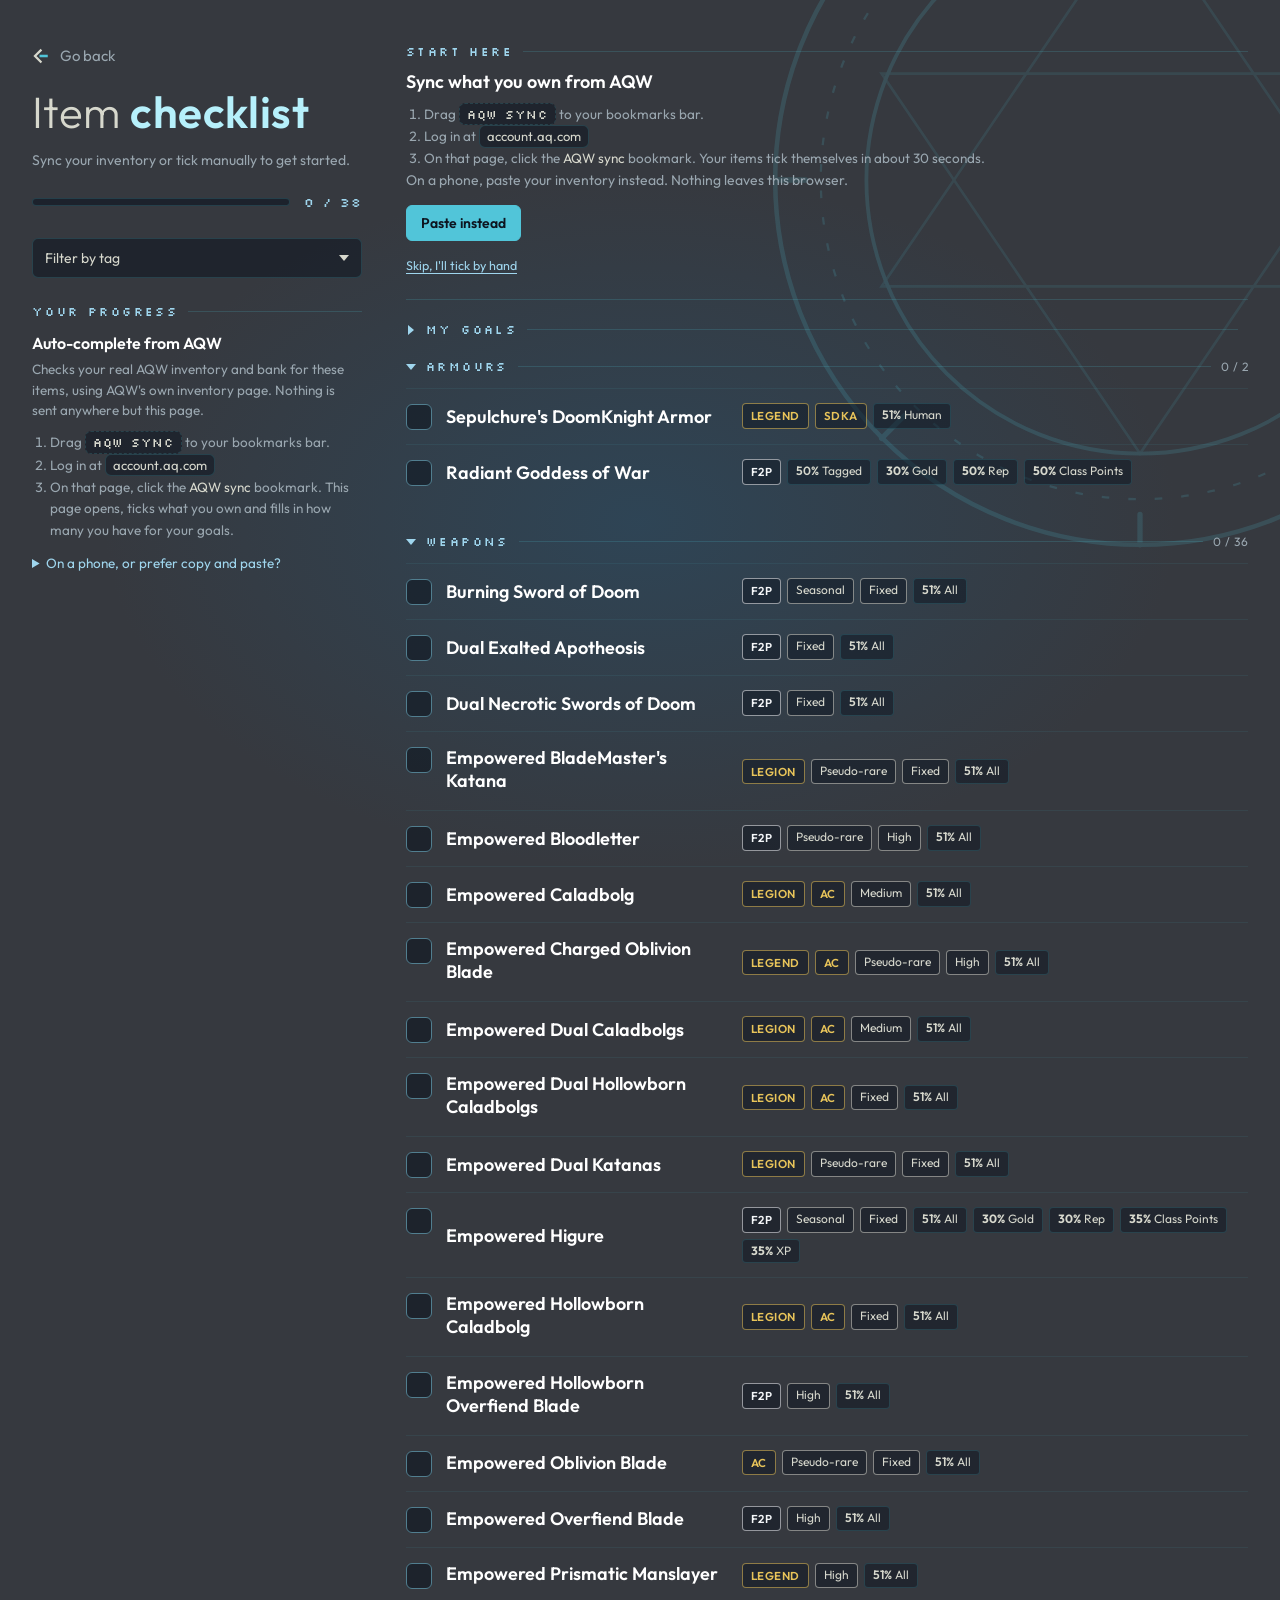
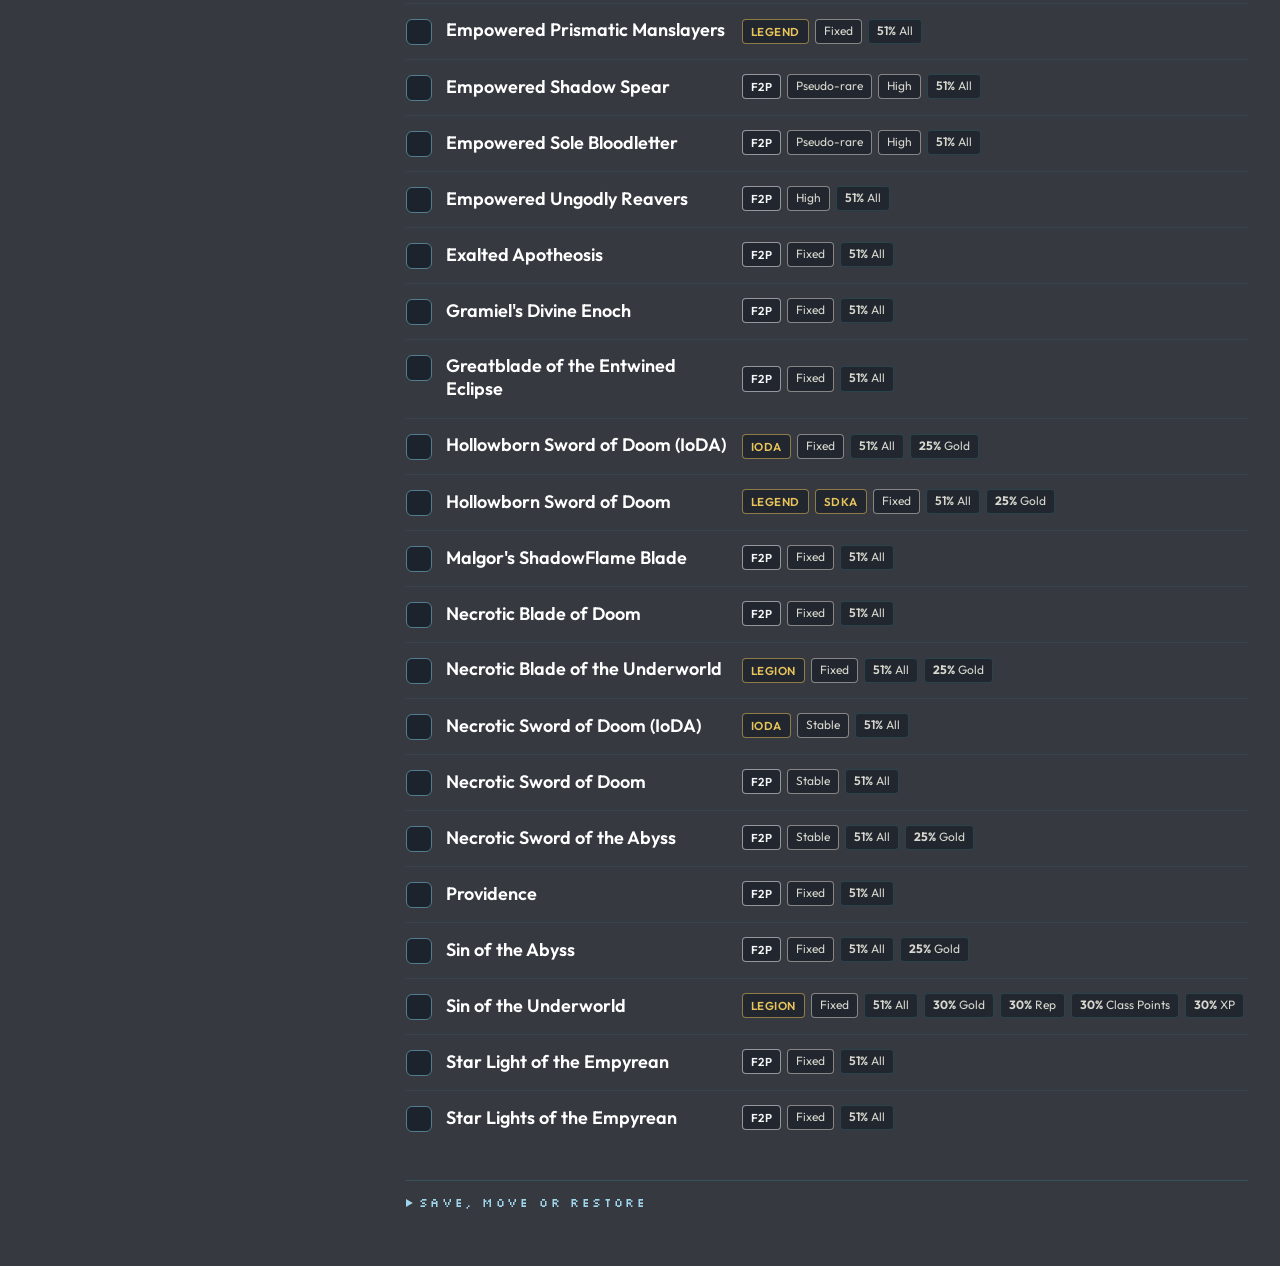
<file: test/index.html>
<!doctype html>
<html lang="en">
<meta charset="utf-8">
<meta name="color-scheme" content="dark">
<meta name="darkreader-lock">
<title>Checklist · IceFritz</title>
<link rel="canonical" href="https://icefritz.me/checklist/">
<meta name="robots" content="noindex">
<style>html{background:#36393f;color:#d7d8cd;font-family:system-ui,sans-serif}a{color:#9fd6ee}</style>
<!-- The checklist moved to /checklist/. Keep ?sync=1 so older "AQW sync" bookmarks still land on it. -->
<script>location.replace("../checklist/" + location.search + location.hash);</script>
<noscript><meta http-equiv="refresh" content="0; url=../checklist/"></noscript>
<p>Moved to <a href="../checklist/">icefritz.me/checklist</a>.</p>
</html>
</file>
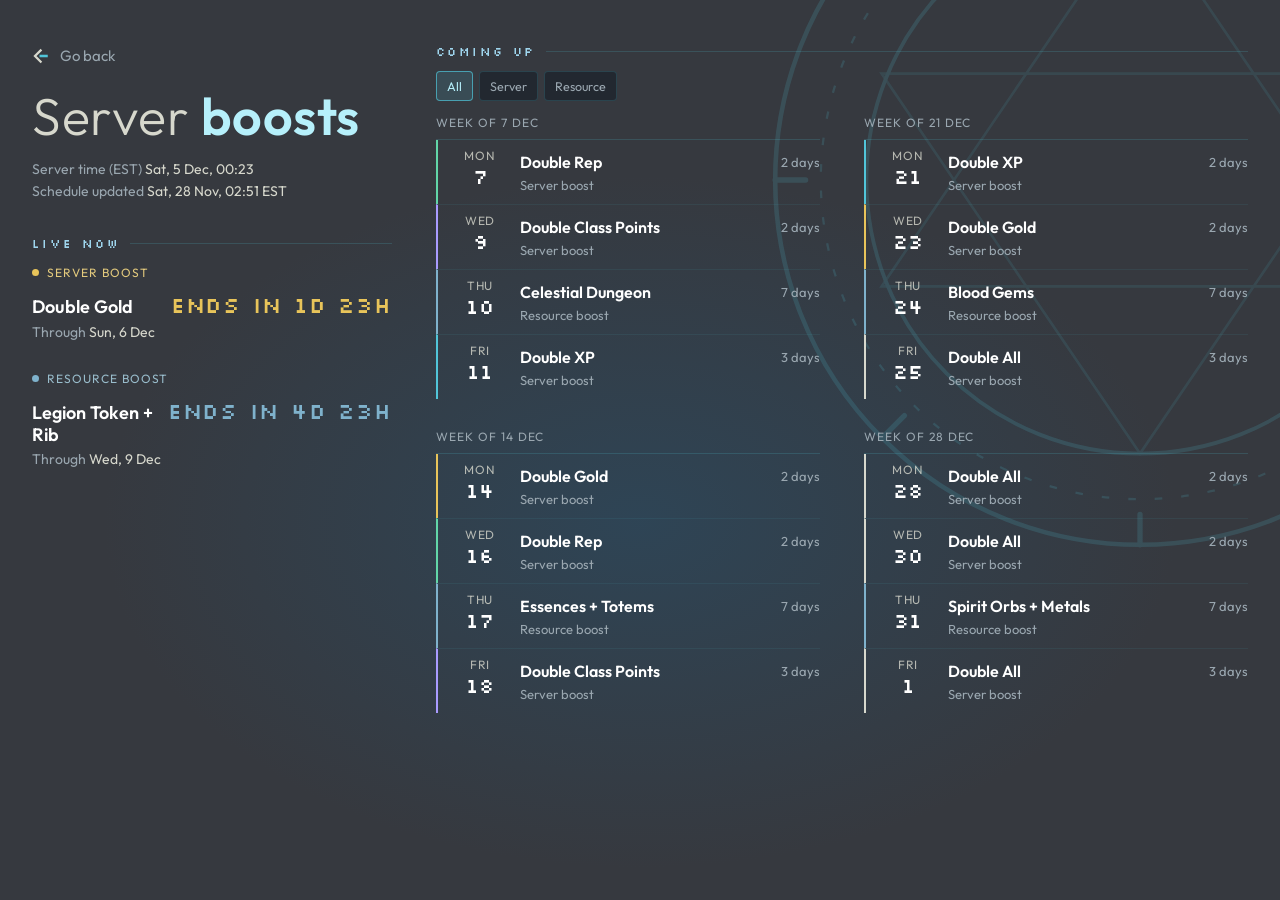
<file: tests/index.html>
<!doctype html>
<meta charset="utf-8"><meta name="color-scheme" content="dark"><meta name="darkreader-lock">
<title>Boosts · IceFritz</title>
<meta http-equiv="refresh" content="0; url=../boosts/">
<link rel="canonical" href="https://icefritz.me/boosts/">
<style>html{background:#36393f;color:#d7d8cd;font-family:system-ui,sans-serif}a{color:#9fd6ee}</style>
<p>Moved to <a href="../boosts/">icefritz.me/boosts</a>.</p>
</file>
<file: assets/ice.css>
/* IceFritz shared look: palette from the IceFritz character art */
:root{
  --bg:#36393f;        /* backdrop */
  --abyss:#0d1520;     /* deepest navy */
  --navy:#1e2d3f;
  --steel:#284e68;
  --slate:#517e8f;
  --frost:#d7d8cd;     /* pale scarf/fur */
  --muted:#9aa7b0;
  --ice:#51c5d9;       /* crystal glow */
  --ice-hi:#b6f0fb;
  --plate:#9fd6ee;     /* nameplate blue */
  --panel:rgba(13,21,32,.55);
  --edge:rgba(81,197,217,.18);
  color-scheme:dark;
}
*{box-sizing:border-box;margin:0}
html{background:var(--bg)}
body{
  min-height:100vh;
  background:
    radial-gradient(60% 55% at 50% 58%, rgba(40,78,104,.55), transparent 70%),
    var(--bg);
  background-attachment:fixed;
  color:var(--frost);
  font-family:"Outfit",system-ui,sans-serif;
}
.rune{color:var(--ice);opacity:.38;animation:turn 90s linear infinite}
@keyframes turn{to{transform:rotate(360deg)}}
.plate{display:block;text-decoration:none;transition:color .15s,filter .15s;font-family:"Silkscreen",monospace;color:var(--plate);letter-spacing:.12em;text-transform:uppercase;
  text-shadow:-2px 0 #000,2px 0 #000,0 -2px #000,0 2px #000,-2px -2px #000,2px 2px #000,-2px 2px #000,2px -2px #000}
.plate.tag{color:#fff}
a.plate:hover{color:var(--ice-hi)}
a.plate:focus-visible{color:var(--ice-hi);outline:1px dashed var(--ice);outline-offset:4px}
.glow{font-weight:600;color:var(--ice-hi)}
@media (prefers-reduced-motion:reduce){.rune{animation:none}}

/* Tool pages (body.page): shared frame for boosts and checklist. :where() keeps these at element-level
   specificity, so each page's own <style> can still override them. */
:where(.page){overflow-x:hidden}
:where(.page) .bg-rune{position:fixed;width:min(110vw,760px);aspect-ratio:1;right:max(-30vw,-240px);top:-200px;opacity:.16;pointer-events:none;z-index:0}
:where(.page) .wrap{position:relative;z-index:1;width:min(100% - 32px,760px);margin:0 auto;padding:40px 0 56px}
:where(.page) header{display:flex;flex-direction:column;align-items:flex-start;gap:4px;margin-bottom:34px}
:where(.page) .back{display:inline-flex;align-items:center;gap:10px;padding:6px 0;margin-bottom:14px;font-size:15px;color:var(--muted);text-decoration:none;transition:color .15s}
:where(.page) .back svg{width:18px;height:18px;overflow:visible}
:where(.page) .back .chev{stroke:var(--frost);transition:stroke .15s}
:where(.page) .back .dash{fill:var(--ice);transition:transform .2s ease}
:where(.page) .back:hover,:where(.page) .back:focus-visible{color:var(--frost);outline:none}
:where(.page) .back:hover .dash,:where(.page) .back:focus-visible .dash{transform:translateX(-3px)}
:where(.page) .back:focus-visible{text-decoration:underline;text-underline-offset:4px}
:where(.page) h1{font-weight:300;font-size:clamp(34px,7vw,52px);letter-spacing:.01em;line-height:1.05}
:where(.page) .sub{margin-top:10px;color:var(--muted);font-size:14px;line-height:1.6}
:where(.page) h2{display:flex;align-items:center;gap:10px;font-family:"Silkscreen",monospace;font-weight:400;font-size:12px;letter-spacing:.2em;text-transform:uppercase;color:var(--plate);margin:0 0 14px}
:where(.page) h2::after{content:"";flex:1;height:1px;background:var(--edge)}
@media (min-width:1100px){
  /* Desktop: title and tools in a left sidebar (width via --side-w), the main list fills the rest */
  :where(.page) .wrap{width:min(100% - 64px,1720px);display:grid;grid-template-columns:var(--side-w,360px) minmax(0,1fr);column-gap:44px;grid-template-areas:"side main" "side2 main";grid-template-rows:auto 1fr;align-items:start}
  :where(.page) .side{grid-area:side}
  :where(.page) .side{position:sticky;top:24px;max-height:calc(100vh - 48px);overflow:auto}
  :where(.page) .main{grid-area:main;padding-top:4px}
  :where(.page) .side2{grid-area:side2}
}
</file>
<file: assets/crystal.css>
/* Crystal menu: click/tap the crystal to open the site navigation */
.crystal-nav{position:relative;z-index:20;display:grid;justify-items:center}
.crystal-btn{position:relative;display:grid;place-items:center;padding:6px 14px;background:none;border:0;border-radius:14px;cursor:pointer;color:inherit;-webkit-tap-highlight-color:transparent}
.crystal-btn:focus-visible{outline:1px dashed var(--ice);outline-offset:2px}
.crystal{display:block;width:46px;height:auto;filter:drop-shadow(0 0 14px rgba(81,197,217,.75));animation:bob 4s ease-in-out infinite;transition:filter .25s}
.is-open .crystal{filter:drop-shadow(0 0 22px rgba(182,240,251,.95)) brightness(1.12)}
/* hover: glow only (no opening), on devices with a real mouse */
.crystal-btn::after{content:"";position:absolute;inset:-6px 0;border-radius:50%;background:radial-gradient(closest-side,rgba(81,197,217,.32),transparent);opacity:0;transform:scale(.7);transition:opacity .3s ease,transform .3s ease;pointer-events:none;z-index:-1}
@media (hover:hover){
  .crystal-btn:hover .crystal{filter:drop-shadow(0 0 20px rgba(182,240,251,.9)) drop-shadow(0 0 6px rgba(81,197,217,.9)) brightness(1.15)}
  .crystal-btn:hover::after{opacity:1;transform:scale(1.15)}
}
@keyframes bob{50%{transform:translateY(-6px)}}

.site-nav{position:absolute;top:100%;left:50%;transform:translateX(-50%);display:flex;flex-direction:column;align-items:center;gap:10px;padding-top:16px;pointer-events:none}
.site-nav::before{content:"";width:1px;height:0;margin-bottom:-4px;background:var(--ice);transition:height .3s ease}
.site-nav a{display:flex;flex-direction:column;align-items:center;gap:3px;min-width:170px;padding:11px 20px;text-decoration:none;border-bottom:1px solid var(--edge);
  opacity:0;transform:translateY(-10px) scale(.96);transition:opacity .25s ease,transform .3s ease,border-color .15s}
.site-nav a b{font-family:"Silkscreen",monospace;font-weight:400;font-size:15px;letter-spacing:.14em;text-transform:uppercase;color:var(--plate);transition:color .15s}
.site-nav a span{font-size:12px;color:var(--muted);white-space:nowrap}
.site-nav a:hover,.site-nav a:focus-visible{outline:none;border-color:var(--ice)}
.site-nav a:hover b,.site-nav a:focus-visible b{color:var(--ice-hi)}
.is-open .site-nav{pointer-events:auto}
.is-open .site-nav::before{height:22px}
.is-open .site-nav a{opacity:1;transform:none}
.is-open .site-nav a:nth-of-type(2){transition-delay:.05s}
.is-open .site-nav a:nth-of-type(3){transition-delay:.1s}
.is-open .site-nav a:nth-of-type(4){transition-delay:.15s}


/* cracking ice, on click */
.cracks path{stroke-dasharray:1;stroke-dashoffset:1;opacity:.95;filter:drop-shadow(0 0 1.5px #fff);transition:stroke-dashoffset .35s cubic-bezier(.3,.7,.2,1)}
.cracks path:nth-child(2){transition-delay:.05s}.cracks path:nth-child(3){transition-delay:.1s}.cracks path:nth-child(4){transition-delay:.12s}.cracks path:nth-child(5){transition-delay:.18s}.cracks path:nth-child(6){transition-delay:.2s}
.is-open .cracks path{stroke-dashoffset:0}
.crystal-btn.shake .crystal{animation:crack .32s steps(2) 1,bob 4s ease-in-out .32s infinite}
@keyframes crack{0%{transform:translate(0,0) rotate(0)}25%{transform:translate(-1.5px,1px) rotate(-2deg)}50%{transform:translate(1.5px,-1px) rotate(2deg)}75%{transform:translate(-1px,0) rotate(-1deg)}100%{transform:none}}
.shards{position:absolute;left:50%;top:50%;width:0;height:0;pointer-events:none}
.shards i{position:absolute;left:-3px;top:-4px;width:6px;height:9px;background:linear-gradient(#e9fbff,#51c5d9);clip-path:polygon(50% 0,100% 60%,40% 100%,0 45%);opacity:0;filter:drop-shadow(0 0 4px rgba(81,197,217,.9))}
.burst .shards i{animation:shard .65s cubic-bezier(.15,.7,.3,1) forwards}
.shards i:nth-child(1){--x:-34px;--y:-26px;--r:-140deg}
.shards i:nth-child(2){--x:32px;--y:-30px;--r:160deg}
.shards i:nth-child(3){--x:-40px;--y:8px;--r:-200deg;width:4px;height:6px}
.shards i:nth-child(4){--x:38px;--y:12px;--r:210deg;width:5px;height:7px}
.shards i:nth-child(5){--x:-18px;--y:34px;--r:-90deg;width:4px;height:6px}
.shards i:nth-child(6){--x:20px;--y:36px;--r:120deg}
@keyframes shard{0%{opacity:1;transform:translate(0,0) rotate(0) scale(1)}100%{opacity:0;transform:translate(var(--x),var(--y)) rotate(var(--r)) scale(.6)}}

@media (prefers-reduced-motion:reduce){.crystal,.crystal-btn.shake .crystal{animation:none}.burst .shards i{animation:none}.cracks path,.site-nav a,.site-nav::before{transition:none}}
</file>
